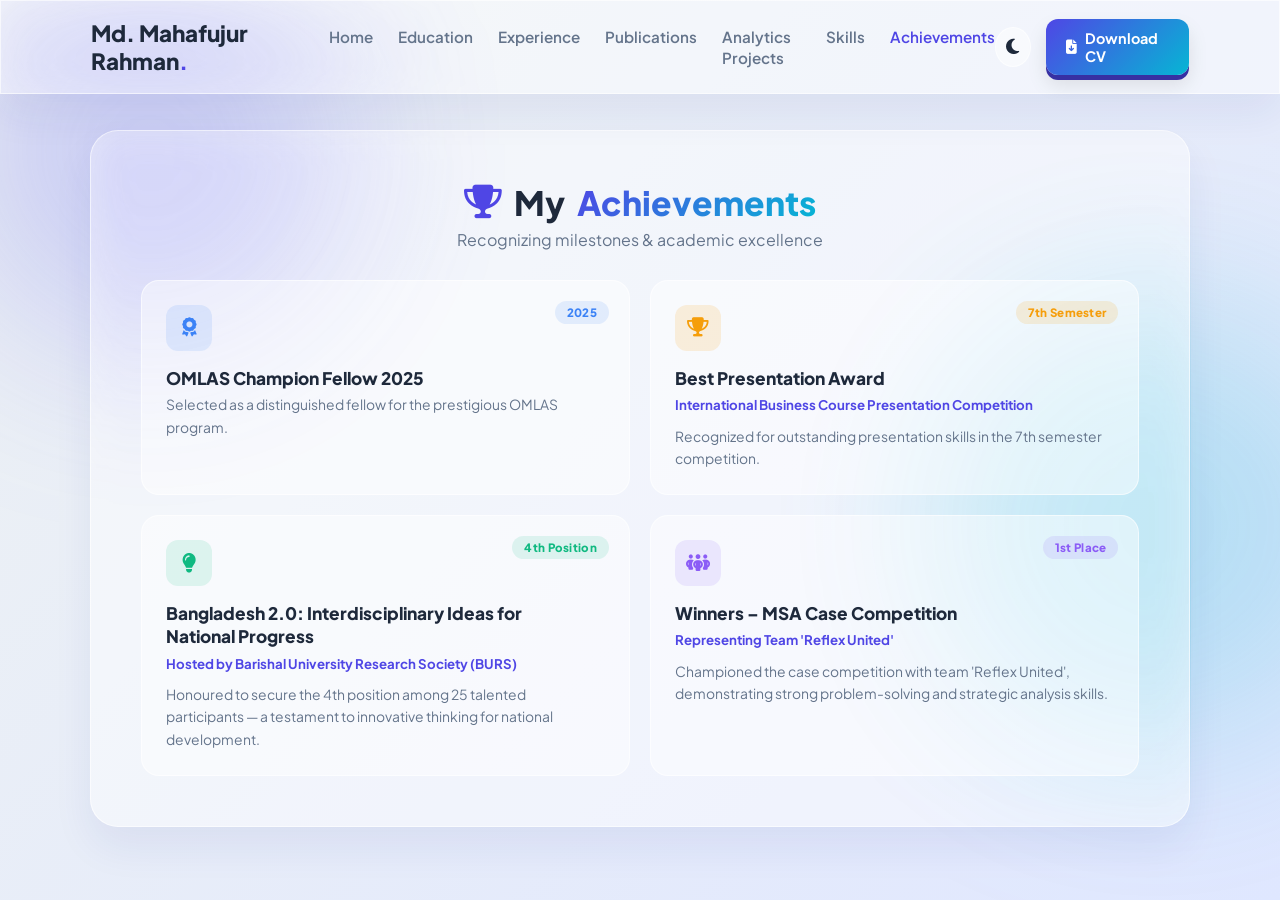
<file: Achievements.html>
<!DOCTYPE html>
<html lang="en" data-theme="light">
<head>
  <meta charset="UTF-8">
  <meta name="viewport" content="width=device-width, initial-scale=1.0">
  <title>Achievements | Md. Mahafujur Rahman</title>
  <link rel="stylesheet" href="style.css?v=7">
  <link rel="stylesheet" href="https://cdnjs.cloudflare.com/ajax/libs/font-awesome/6.4.0/css/all.min.css">
</head>
<body>

  <!-- Background Shapes -->
  <div class="bg-shape shape1"></div>
  <div class="bg-shape shape2"></div>

  <!-- Navigation Bar -->
  <nav class="navbar">
    <div class="logo">Md. Mahafujur Rahman<span>.</span></div>
    <ul class="nav-links">
      <li><a href="index.html">Home</a></li>
      <li><a href="education.html">Education</a></li>
      <li><a href="experience.html">Experience</a></li>
      <li><a href="publications.html">Publications</a></li>
      <li><a href="analytics projects.html">Analytics Projects</a></li>
      <li><a href="skills.html">Skills</a></li>
      <li><a href="achievements.html" class="active">Achievements</a></li>
    </ul>
    <button class="menu-toggle" id="menu-toggle" aria-label="Toggle Menu">
      <i class="fa-solid fa-bars"></i>
    </button>
    <div class="nav-right">
      <button id="theme-toggle" aria-label="Toggle Theme">
        <i class="fa-solid fa-moon"></i>
      </button>
      <a href="cv.pdf" download class="cv-btn-3d">
        <i class="fa-solid fa-file-arrow-down"></i> Download CV
      </a>
    </div>
  </nav>

  <!-- Achievements Section -->
  <section class="hero-section">
    <div class="glass-card main-card">

      <!-- Header -->
      <div class="edu-header">
        <h2><i class="fa-solid fa-trophy"></i> My <span class="gradient-text">Achievements</span></h2>
        <p>Recognizing milestones &amp; academic excellence</p>
      </div>

      <div class="ach-grid">

        <!-- 1. OMLAS Champion Fellow -->
        <div class="ach-card">
          <span class="ach-badge blue">2025</span>
          <div class="ach-icon blue"><i class="fa-solid fa-award"></i></div>
          <h4>OMLAS Champion Fellow 2025</h4>
          <p>Selected as a distinguished fellow for the prestigious OMLAS program.</p>
        </div>

        <!-- 2. Best Presentation Award -->
        <div class="ach-card">
          <span class="ach-badge yellow">7th Semester</span>
          <div class="ach-icon yellow"><i class="fa-solid fa-trophy"></i></div>
          <h4>Best Presentation Award</h4>
          <p class="ach-sub">International Business Course Presentation Competition</p>
          <p>Recognized for outstanding presentation skills in the 7th semester competition.</p>
        </div>

        <!-- 3. Bangladesh 2.0 Contest -->
        <div class="ach-card">
          <span class="ach-badge green">4th Position</span>
          <div class="ach-icon green"><i class="fa-solid fa-lightbulb"></i></div>
          <h4>Bangladesh 2.0: Interdisciplinary Ideas for National Progress</h4>
          <p class="ach-sub">Hosted by Barishal University Research Society (BURS)</p>
          <p>Honoured to secure the 4th position among 25 talented participants — a testament to innovative thinking for national development.</p>
        </div>

        <!-- 4. MSA Case Competition -->
        <div class="ach-card">
          <span class="ach-badge purple">1st Place</span>
          <div class="ach-icon purple"><i class="fa-solid fa-people-group"></i></div>
          <h4>Winners – MSA Case Competition</h4>
          <p class="ach-sub">Representing Team 'Reflex United'</p>
          <p>Championed the case competition with team 'Reflex United', demonstrating strong problem-solving and strategic analysis skills.</p>
        </div>

      </div>

    </div>
  </section>

  <script src="script.js"></script>
</body>
</html>
</file>
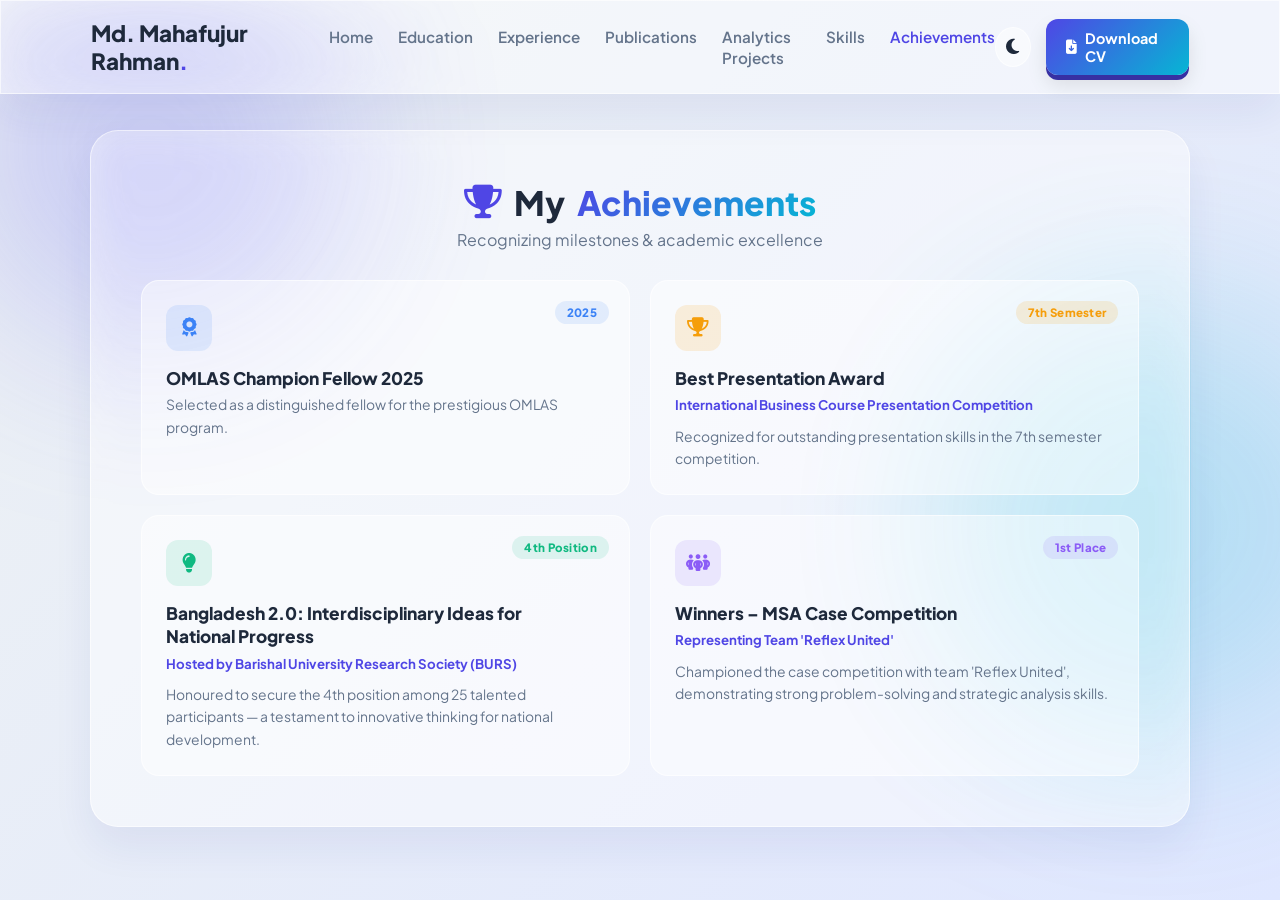
<file: achievements.html>
<!DOCTYPE html>
<html lang="en" data-theme="light">
<head>
  <meta charset="UTF-8">
  <meta name="viewport" content="width=device-width, initial-scale=1.0">
  <title>Achievements | Md. Mahafujur Rahman</title>
  <link rel="stylesheet" href="style.css?v=7">
  <link rel="stylesheet" href="https://cdnjs.cloudflare.com/ajax/libs/font-awesome/6.4.0/css/all.min.css">
</head>
<body>

  <!-- Background Shapes -->
  <div class="bg-shape shape1"></div>
  <div class="bg-shape shape2"></div>

  <!-- Navigation Bar -->
  <nav class="navbar">
    <div class="logo">Md. Mahafujur Rahman<span>.</span></div>
    <ul class="nav-links">
      <li><a href="index.html">Home</a></li>
      <li><a href="education.html">Education</a></li>
      <li><a href="experience.html">Experience</a></li>
      <li><a href="publications.html">Publications</a></li>
      <li><a href="analytics projects.html">Analytics Projects</a></li>
      <li><a href="skills.html">Skills</a></li>
      <li><a href="achievements.html" class="active">Achievements</a></li>
    </ul>
    <button class="menu-toggle" id="menu-toggle" aria-label="Toggle Menu">
      <i class="fa-solid fa-bars"></i>
    </button>
    <div class="nav-right">
      <button id="theme-toggle" aria-label="Toggle Theme">
        <i class="fa-solid fa-moon"></i>
      </button>
      <a href="cv.pdf" download class="cv-btn-3d">
        <i class="fa-solid fa-file-arrow-down"></i> Download CV
      </a>
    </div>
  </nav>

  <!-- Achievements Section -->
  <section class="hero-section">
    <div class="glass-card main-card">

      <!-- Header -->
      <div class="edu-header">
        <h2><i class="fa-solid fa-trophy"></i> My <span class="gradient-text">Achievements</span></h2>
        <p>Recognizing milestones &amp; academic excellence</p>
      </div>

      <div class="ach-grid">

        <!-- 1. OMLAS Champion Fellow -->
        <div class="ach-card">
          <span class="ach-badge blue">2025</span>
          <div class="ach-icon blue"><i class="fa-solid fa-award"></i></div>
          <h4>OMLAS Champion Fellow 2025</h4>
          <p>Selected as a distinguished fellow for the prestigious OMLAS program.</p>
        </div>

        <!-- 2. Best Presentation Award -->
        <div class="ach-card">
          <span class="ach-badge yellow">7th Semester</span>
          <div class="ach-icon yellow"><i class="fa-solid fa-trophy"></i></div>
          <h4>Best Presentation Award</h4>
          <p class="ach-sub">International Business Course Presentation Competition</p>
          <p>Recognized for outstanding presentation skills in the 7th semester competition.</p>
        </div>

        <!-- 3. Bangladesh 2.0 Contest -->
        <div class="ach-card">
          <span class="ach-badge green">4th Position</span>
          <div class="ach-icon green"><i class="fa-solid fa-lightbulb"></i></div>
          <h4>Bangladesh 2.0: Interdisciplinary Ideas for National Progress</h4>
          <p class="ach-sub">Hosted by Barishal University Research Society (BURS)</p>
          <p>Honoured to secure the 4th position among 25 talented participants — a testament to innovative thinking for national development.</p>
        </div>

        <!-- 4. MSA Case Competition -->
        <div class="ach-card">
          <span class="ach-badge purple">1st Place</span>
          <div class="ach-icon purple"><i class="fa-solid fa-people-group"></i></div>
          <h4>Winners – MSA Case Competition</h4>
          <p class="ach-sub">Representing Team 'Reflex United'</p>
          <p>Championed the case competition with team 'Reflex United', demonstrating strong problem-solving and strategic analysis skills.</p>
        </div>

      </div>

    </div>
  </section>

  <script src="script.js"></script>
</body>
</html>
</file>
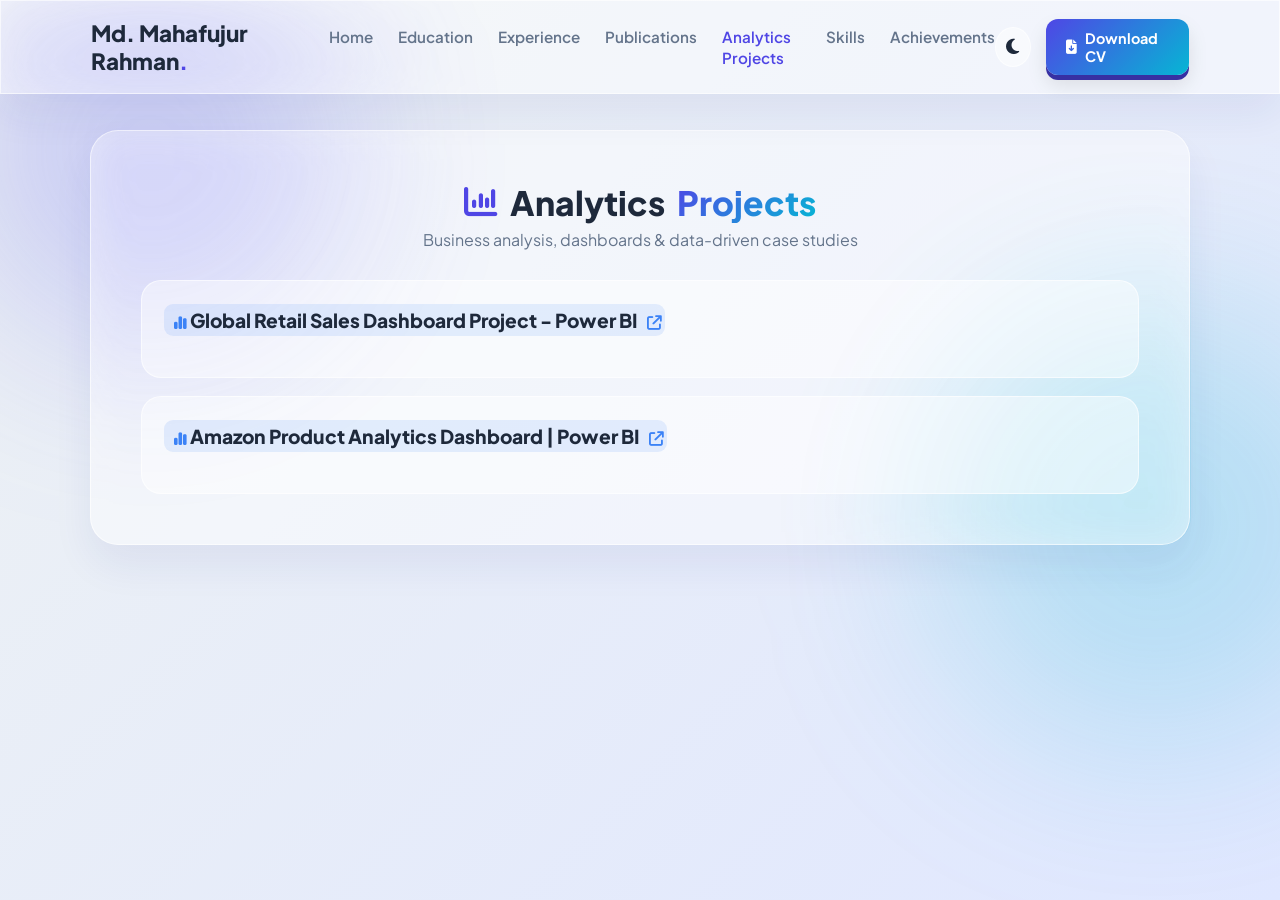
<file: analytics projects.html>
<!DOCTYPE html>
<html lang="en" data-theme="light">
<head>
  <meta charset="UTF-8">
  <meta name="viewport" content="width=device-width, initial-scale=1.0">
  <title>Analytics Projects | Md. Mahafujur Rahman</title>
  <link rel="stylesheet" href="style.css?v=8">
  <link rel="stylesheet" href="https://cdnjs.cloudflare.com/ajax/libs/font-awesome/6.4.0/css/all.min.css">
</head>
<body>

  <!-- Background Shapes -->
  <div class="bg-shape shape1"></div>
  <div class="bg-shape shape2"></div>

  <!-- Navigation Bar -->
  <nav class="navbar">
    <div class="logo">Md. Mahafujur Rahman<span>.</span></div>
    <ul class="nav-links">
      <li><a href="index.html">Home</a></li>
      <li><a href="education.html">Education</a></li>
      <li><a href="experience.html">Experience</a></li>
      <li><a href="publications.html">Publications</a></li>
      <li><a href="analytics projects.html" class="active">Analytics Projects</a></li>
      <li><a href="skills.html">Skills</a></li>
      <li><a href="achievements.html">Achievements</a></li>
    </ul>
    <button class="menu-toggle" id="menu-toggle" aria-label="Toggle Menu">
      <i class="fa-solid fa-bars"></i>
    </button>
    <div class="nav-right">
      <button id="theme-toggle" aria-label="Toggle Theme">
        <i class="fa-solid fa-moon"></i>
      </button>
      <a href="cv.pdf" download class="cv-btn-3d">
        <i class="fa-solid fa-file-arrow-down"></i> Download CV
      </a>
    </div>
  </nav>

  <!-- Analytics Projects Section -->
  <section class="hero-section">
    <div class="glass-card main-card">

      <!-- Header -->
      <div class="edu-header">
        <h2><i class="fa-solid fa-chart-column"></i> Analytics <span class="gradient-text">Projects</span></h2>
        <p>Business analysis, dashboards &amp; data-driven case studies</p>
      </div>

      <!-- Project List -->
      <div class="pub-list">

        <div class="pub-card">
          <div class="pub-title">
            <a href="https://drive.google.com/file/d/1EZ4o1aglnOfRo21MG9QAT9uA4vzhf5pl/view?usp=drive_link" target="_blank" rel="noopener noreferrer">
              <i class="fa-solid fa-chart-simple"></i> Global Retail Sales Dashboard Project - Power BI
              <i class="fa-solid fa-arrow-up-right-from-square"></i>
            </a>
          </div>
        </div>

        <div class="pub-card">
          <div class="pub-title">
            <a href="https://drive.google.com/drive/folders/1urLYfDR2FC4le_uOPLBalO1Orn8uqcwC?usp=drive_link" target="_blank" rel="noopener noreferrer">
              <i class="fa-solid fa-chart-simple"></i> Amazon Product Analytics Dashboard | Power BI
              <i class="fa-solid fa-arrow-up-right-from-square"></i>
            </a>
          </div>
        </div>

      </div>

    </div>
  </section>

  <script src="script.js"></script>
</body>
</html>
</file>
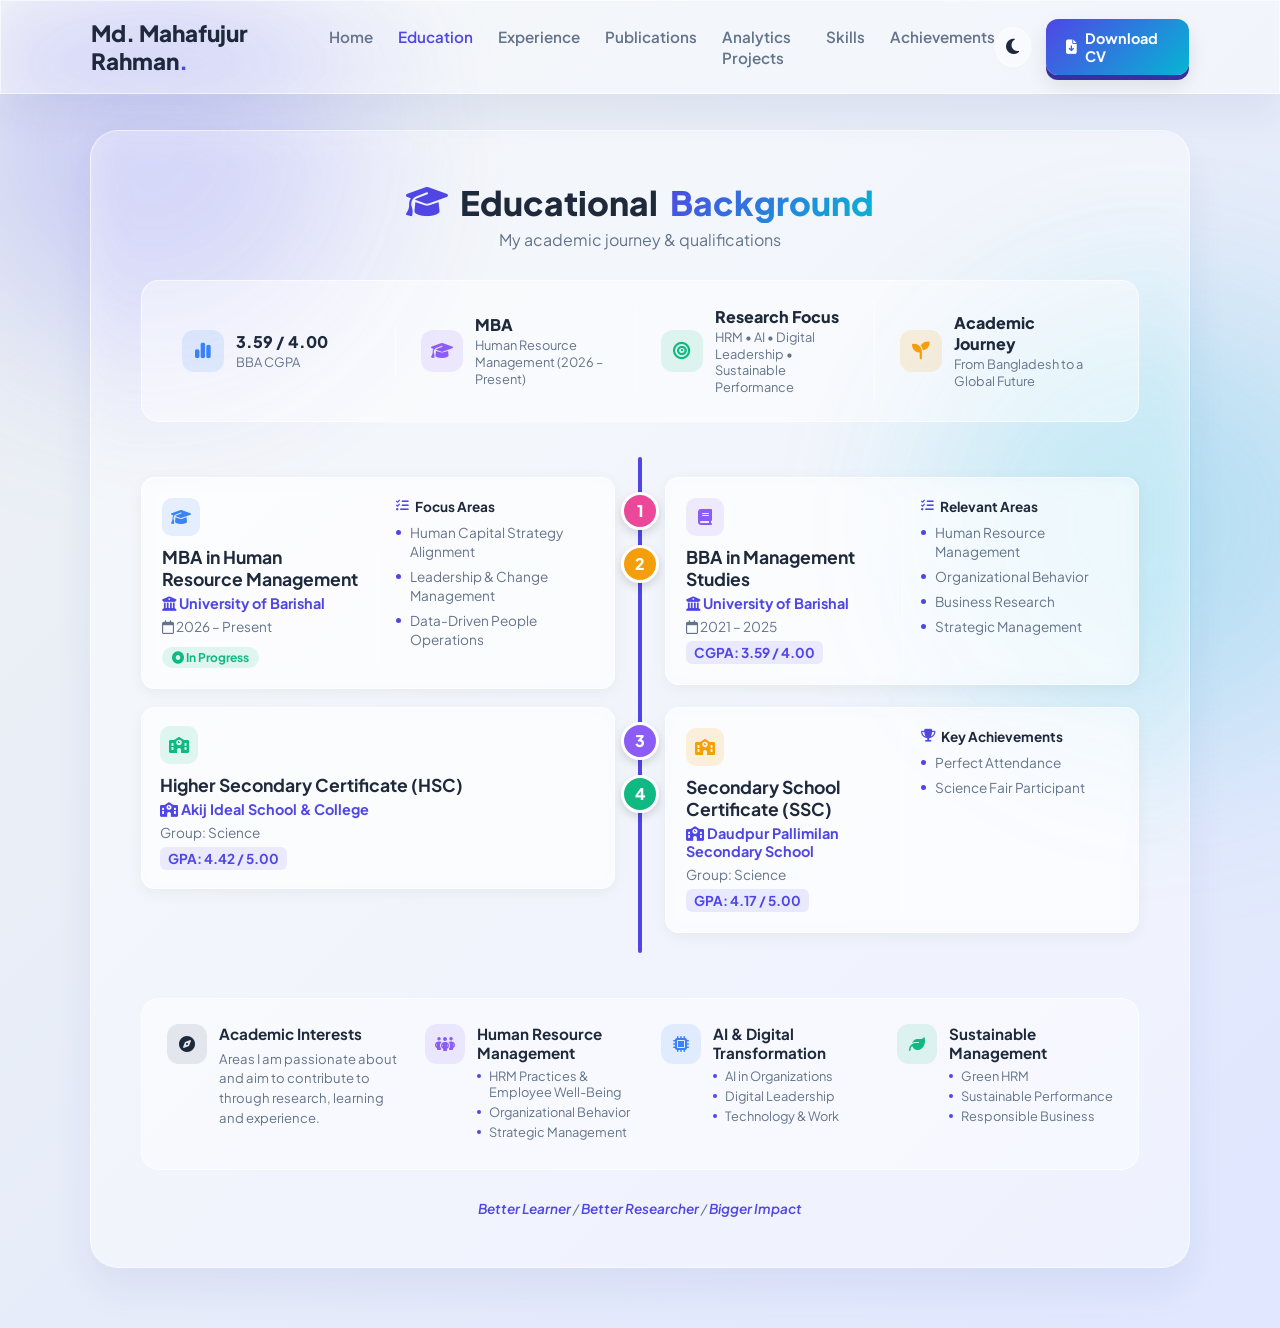
<file: education.html>
<!DOCTYPE html>
<html lang="en" data-theme="light">
<head>
  <meta charset="UTF-8">
  <meta name="viewport" content="width=device-width, initial-scale=1.0">
  <title>Education Roadmap | Md. Mahafujur Rahman</title>
  <link rel="stylesheet" href="style.css?v=3">
  <link rel="stylesheet" href="https://cdnjs.cloudflare.com/ajax/libs/font-awesome/6.4.0/css/all.min.css">
</head>
<body>

  <!-- Background Shapes -->
  <div class="bg-shape shape1"></div>
  <div class="bg-shape shape2"></div>

  <!-- Navigation Bar -->
  <nav class="navbar">
    <div class="logo">Md. Mahafujur Rahman<span>.</span></div>
    <ul class="nav-links">
      <li><a href="index.html">Home</a></li>
      <li><a href="education.html" class="active">Education</a></li>
      <li><a href="experience.html">Experience</a></li>
      <li><a href="publications.html">Publications</a></li>
      <li><a href="analytics projects.html">Analytics Projects</a></li>
      <li><a href="skills.html">Skills</a></li>
      <li><a href="achievements.html">Achievements</a></li>
    </ul>
    <button class="menu-toggle" id="menu-toggle" aria-label="Toggle Menu">
      <i class="fa-solid fa-bars"></i>
    </button>
    <div class="nav-right">
      <button id="theme-toggle" aria-label="Toggle Theme">
        <i class="fa-solid fa-moon"></i>
      </button>
      <a href="cv.pdf" download class="cv-btn-3d">
        <i class="fa-solid fa-file-arrow-down"></i> Download CV
      </a>
    </div>
  </nav>

  <!-- Education Roadmap Section -->
  <section class="hero-section">
    <div class="glass-card main-card">

      <!-- Header -->
      <div class="edu-header">
        <h2><i class="fa-solid fa-graduation-cap"></i> Educational <span class="gradient-text">Background</span></h2>
        <p>My academic journey &amp; qualifications</p>
      </div>

      <!-- Top Stats Bar -->
      <div class="stats-bar">
        <div class="stat-item">
          <div class="stat-icon blue"><i class="fa-solid fa-chart-simple"></i></div>
          <div class="stat-text">
            <h4>3.59 / 4.00</h4>
            <span>BBA CGPA</span>
          </div>
        </div>
        <div class="stat-item">
          <div class="stat-icon purple"><i class="fa-solid fa-graduation-cap"></i></div>
          <div class="stat-text">
            <h4>MBA</h4>
            <span>Human Resource Management (2026 – Present)</span>
          </div>
        </div>
        <div class="stat-item">
          <div class="stat-icon green"><i class="fa-solid fa-bullseye"></i></div>
          <div class="stat-text">
            <h4>Research Focus</h4>
            <span>HRM &bull; AI &bull; Digital Leadership &bull; Sustainable Performance</span>
          </div>
        </div>
        <div class="stat-item">
          <div class="stat-icon yellow"><i class="fa-solid fa-seedling"></i></div>
          <div class="stat-text">
            <h4>Academic Journey</h4>
            <span>From Bangladesh to a Global Future</span>
          </div>
        </div>
      </div>

      <!-- Timeline -->
      <div class="timeline-wrapper">

        <!-- Node 1: MBA -->
        <div class="timeline-node left-node">
          <div class="node-number n1">1</div>
          <div class="node-box split-box">
            <div class="node-main">
              <div class="node-icon blue"><i class="fa-solid fa-graduation-cap"></i></div>
              <h3>MBA in Human Resource Management</h3>
              <h4><i class="fa-solid fa-building-columns"></i> University of Barishal</h4>
              <p class="time"><i class="fa-regular fa-calendar"></i> 2026 – Present</p>
              <span class="status-badge in-progress"><i class="fa-solid fa-circle-dot"></i> In Progress</span>
            </div>
            <div class="node-side">
              <h5><i class="fa-solid fa-list-check"></i> Focus Areas</h5>
              <ul>
                <li>Human Capital Strategy Alignment</li>
                <li>Leadership &amp; Change Management</li>
                <li>Data-Driven People Operations</li>
              </ul>
            </div>
          </div>
        </div>

        <!-- Node 2: BBA -->
        <div class="timeline-node right-node">
          <div class="node-number n2">2</div>
          <div class="node-box split-box">
            <div class="node-main">
              <div class="node-icon purple"><i class="fa-solid fa-book"></i></div>
              <h3>BBA in Management Studies</h3>
              <h4><i class="fa-solid fa-building-columns"></i> University of Barishal</h4>
              <p class="time"><i class="fa-regular fa-calendar"></i> 2021 – 2025</p>
              <div class="score">CGPA: 3.59 / 4.00</div>
            </div>
            <div class="node-side">
              <h5><i class="fa-solid fa-list-check"></i> Relevant Areas</h5>
              <ul>
                <li>Human Resource Management</li>
                <li>Organizational Behavior</li>
                <li>Business Research</li>
                <li>Strategic Management</li>
              </ul>
            </div>
          </div>
        </div>

        <!-- Node 3: HSC -->
        <div class="timeline-node left-node">
          <div class="node-number n3">3</div>
          <div class="node-box">
            <div class="node-main">
              <div class="node-icon green"><i class="fa-solid fa-school"></i></div>
              <h3>Higher Secondary Certificate (HSC)</h3>
              <h4><i class="fa-solid fa-school"></i> Akij Ideal School &amp; College</h4>
              <p class="time">Group: Science</p>
              <div class="score">GPA: 4.42 / 5.00</div>
            </div>
          </div>
        </div>

        <!-- Node 4: SSC -->
        <div class="timeline-node right-node">
          <div class="node-number n4">4</div>
          <div class="node-box split-box">
            <div class="node-main">
              <div class="node-icon yellow"><i class="fa-solid fa-school"></i></div>
              <h3>Secondary School Certificate (SSC)</h3>
              <h4><i class="fa-solid fa-school"></i> Daudpur Pallimilan Secondary School</h4>
              <p class="time">Group: Science</p>
              <div class="score">GPA: 4.17 / 5.00</div>
            </div>
            <div class="node-side">
              <h5><i class="fa-solid fa-trophy"></i> Key Achievements</h5>
              <ul>
                <li>Perfect Attendance</li>
                <li>Science Fair Participant</li>
              </ul>
            </div>
          </div>
        </div>

      </div>

      <!-- Academic Interests Bar -->
      <div class="interests-bar">
        <div class="interest-item main-interest">
          <div class="interest-icon dark"><i class="fa-solid fa-compass"></i></div>
          <div>
            <h4>Academic Interests</h4>
            <p>Areas I am passionate about and aim to contribute to through research, learning and experience.</p>
          </div>
        </div>
        <div class="interest-item">
          <div class="interest-icon purple"><i class="fa-solid fa-people-group"></i></div>
          <div>
            <h4>Human Resource Management</h4>
            <ul>
              <li>HRM Practices &amp; Employee Well-Being</li>
              <li>Organizational Behavior</li>
              <li>Strategic Management</li>
            </ul>
          </div>
        </div>
        <div class="interest-item">
          <div class="interest-icon blue"><i class="fa-solid fa-microchip"></i></div>
          <div>
            <h4>AI &amp; Digital Transformation</h4>
            <ul>
              <li>AI in Organizations</li>
              <li>Digital Leadership</li>
              <li>Technology &amp; Work</li>
            </ul>
          </div>
        </div>
        <div class="interest-item">
          <div class="interest-icon green"><i class="fa-solid fa-leaf"></i></div>
          <div>
            <h4>Sustainable Management</h4>
            <ul>
              <li>Green HRM</li>
              <li>Sustainable Performance</li>
              <li>Responsible Business</li>
            </ul>
          </div>
        </div>
      </div>

      <!-- Footer tagline -->
      <div class="edu-footer">
        <span>Better Learner</span> / <span>Better Researcher</span> / <span>Bigger Impact</span>
      </div>

    </div>
  </section>

  <script src="script.js"></script>
</body>
</html>
</file>
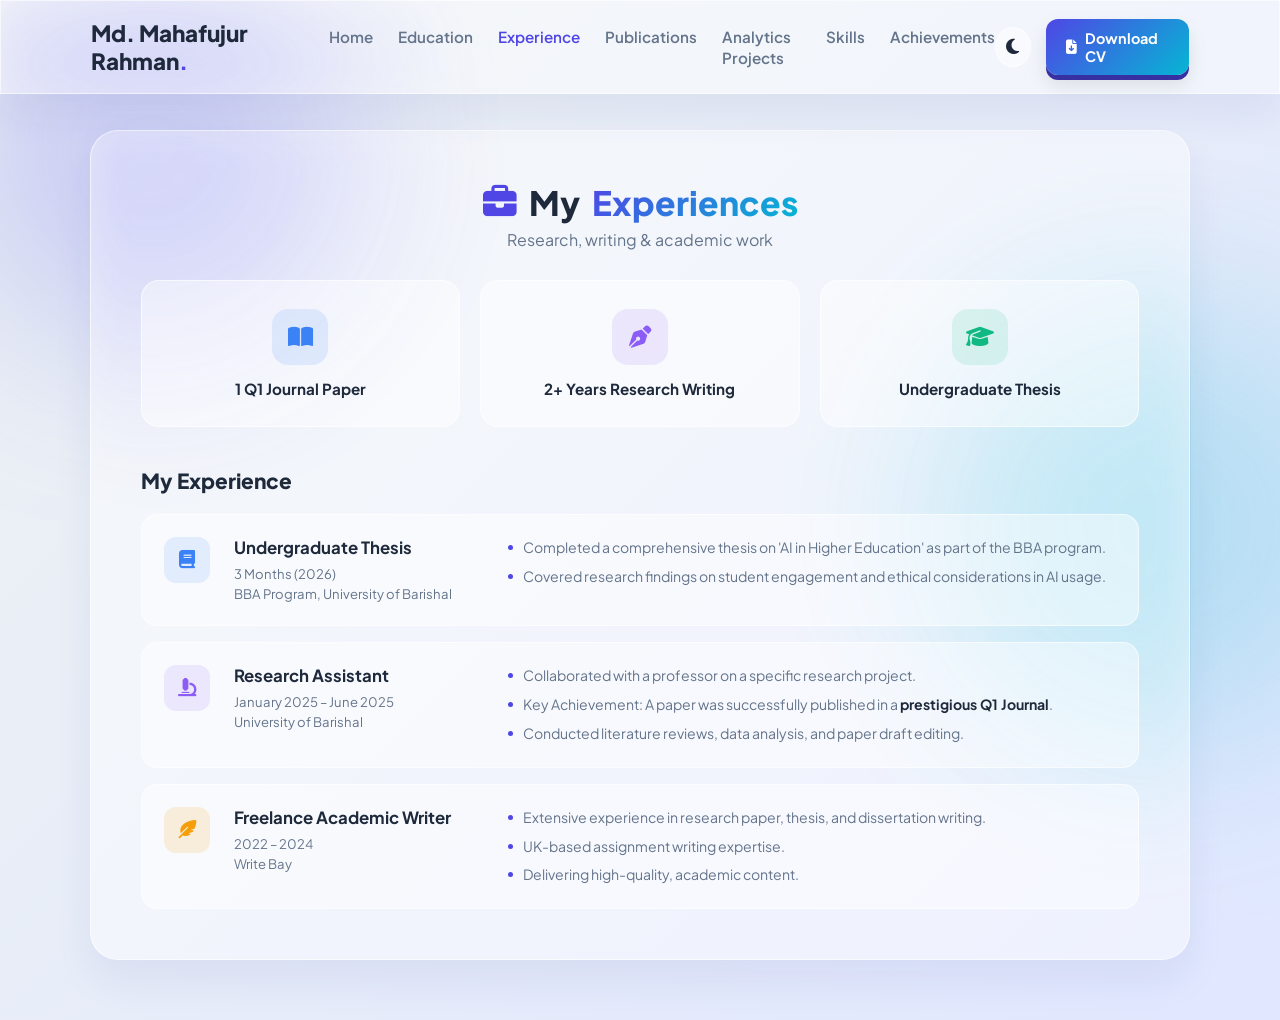
<file: Experience.html>
<!DOCTYPE html>
<html lang="en" data-theme="light">
<head>
  <meta charset="UTF-8">
  <meta name="viewport" content="width=device-width, initial-scale=1.0">
  <title>Experience | Md. Mahafujur Rahman</title>
  <link rel="stylesheet" href="style.css?v=4">
  <link rel="stylesheet" href="https://cdnjs.cloudflare.com/ajax/libs/font-awesome/6.4.0/css/all.min.css">
</head>
<body>

  <!-- Background Shapes -->
  <div class="bg-shape shape1"></div>
  <div class="bg-shape shape2"></div>

  <!-- Navigation Bar -->
  <nav class="navbar">
    <div class="logo">Md. Mahafujur Rahman<span>.</span></div>
    <ul class="nav-links">
      <li><a href="index.html">Home</a></li>
      <li><a href="education.html">Education</a></li>
      <li><a href="experience.html" class="active">Experience</a></li>
      <li><a href="publications.html">Publications</a></li>
      <li><a href="analytics projects.html">Analytics Projects</a></li>
      <li><a href="skills.html">Skills</a></li>
      <li><a href="achievements.html">Achievements</a></li>
    </ul>
    <button class="menu-toggle" id="menu-toggle" aria-label="Toggle Menu">
      <i class="fa-solid fa-bars"></i>
    </button>
    <div class="nav-right">
      <button id="theme-toggle" aria-label="Toggle Theme">
        <i class="fa-solid fa-moon"></i>
      </button>
      <a href="cv.pdf" download class="cv-btn-3d">
        <i class="fa-solid fa-file-arrow-down"></i> Download CV
      </a>
    </div>
  </nav>

  <!-- Experience Section -->
  <section class="hero-section">
    <div class="glass-card main-card">

      <!-- Header -->
      <div class="edu-header">
        <h2><i class="fa-solid fa-briefcase"></i> My <span class="gradient-text">Experiences</span></h2>
        <p>Research, writing &amp; academic work</p>
      </div>

      <!-- Top Highlight Cards -->
      <div class="exp-stats-grid">
        <div class="exp-stat-card">
          <div class="exp-stat-icon blue"><i class="fa-solid fa-book-open"></i></div>
          <p>1 Q1 Journal Paper</p>
        </div>
        <div class="exp-stat-card">
          <div class="exp-stat-icon purple"><i class="fa-solid fa-pen-nib"></i></div>
          <p>2+ Years Research Writing</p>
        </div>
        <div class="exp-stat-card">
          <div class="exp-stat-icon green"><i class="fa-solid fa-graduation-cap"></i></div>
          <p>Undergraduate Thesis</p>
        </div>
      </div>

      <!-- Experience List -->
      <h3 class="exp-list-title">My Experience</h3>

      <div class="exp-list">

        <!-- 1. Thesis Researcher -->
        <div class="exp-item">
          <div class="exp-icon blue"><i class="fa-solid fa-book"></i></div>
          <div class="exp-info">
            <h4>Undergraduate Thesis</h4>
            <p class="exp-meta">3 Months (2026)</p>
            <p class="exp-meta">BBA Program, University of Barishal</p>
          </div>
          <ul class="exp-details">
            <li>Completed a comprehensive thesis on 'AI in Higher Education' as part of the BBA program.</li>
            <li>Covered research findings on student engagement and ethical considerations in AI usage.</li>
          </ul>
        </div>

        <!-- 2. Research Assistant -->
        <div class="exp-item">
          <div class="exp-icon purple"><i class="fa-solid fa-microscope"></i></div>
          <div class="exp-info">
            <h4>Research Assistant</h4>
            <p class="exp-meta">January 2025 – June 2025</p>
            <p class="exp-meta">University of Barishal</p>
          </div>
          <ul class="exp-details">
            <li>Collaborated with a professor on a specific research project.</li>
            <li>Key Achievement: A paper was successfully published in a <strong>prestigious Q1 Journal</strong>.</li>
            <li>Conducted literature reviews, data analysis, and paper draft editing.</li>
          </ul>
        </div>

        <!-- 3. Freelance Academic Writer -->
        <div class="exp-item">
          <div class="exp-icon yellow"><i class="fa-solid fa-feather-pointed"></i></div>
          <div class="exp-info">
            <h4>Freelance Academic Writer</h4>
            <p class="exp-meta">2022 – 2024</p>
            <p class="exp-meta">Write Bay</p>
          </div>
          <ul class="exp-details">
            <li>Extensive experience in research paper, thesis, and dissertation writing.</li>
            <li>UK-based assignment writing expertise.</li>
            <li>Delivering high-quality, academic content.</li>
          </ul>
        </div>

      </div>

    </div>
  </section>

  <script src="script.js"></script>
</body>
</html>
</file>
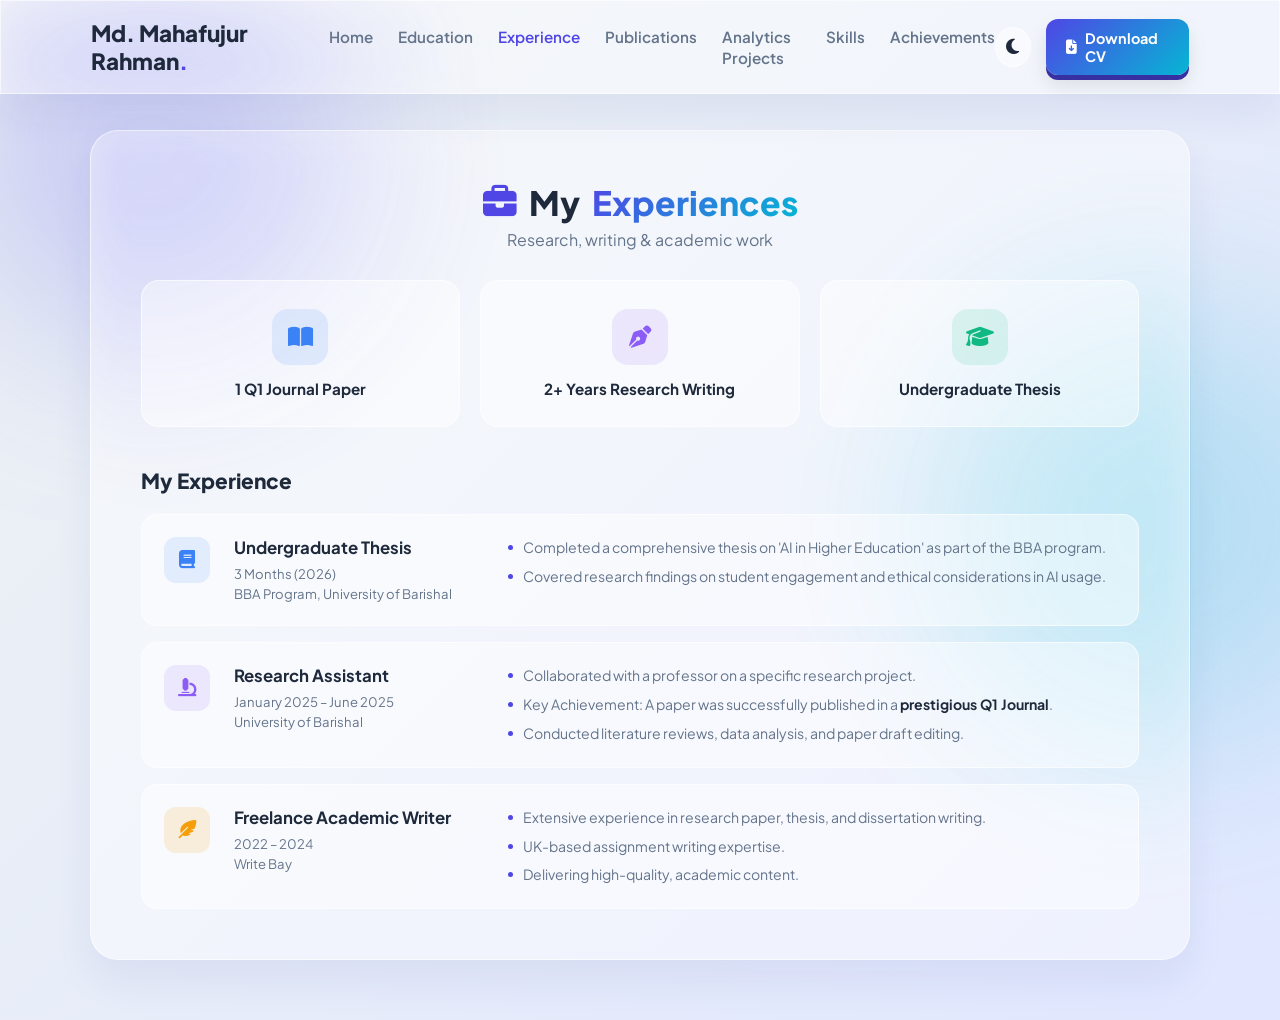
<file: experience.html>
<!DOCTYPE html>
<html lang="en" data-theme="light">
<head>
  <meta charset="UTF-8">
  <meta name="viewport" content="width=device-width, initial-scale=1.0">
  <title>Experience | Md. Mahafujur Rahman</title>
  <link rel="stylesheet" href="style.css?v=4">
  <link rel="stylesheet" href="https://cdnjs.cloudflare.com/ajax/libs/font-awesome/6.4.0/css/all.min.css">
</head>
<body>

  <!-- Background Shapes -->
  <div class="bg-shape shape1"></div>
  <div class="bg-shape shape2"></div>

  <!-- Navigation Bar -->
  <nav class="navbar">
    <div class="logo">Md. Mahafujur Rahman<span>.</span></div>
    <ul class="nav-links">
      <li><a href="index.html">Home</a></li>
      <li><a href="education.html">Education</a></li>
      <li><a href="experience.html" class="active">Experience</a></li>
      <li><a href="publications.html">Publications</a></li>
      <li><a href="analytics projects.html">Analytics Projects</a></li>
      <li><a href="skills.html">Skills</a></li>
      <li><a href="achievements.html">Achievements</a></li>
    </ul>
    <button class="menu-toggle" id="menu-toggle" aria-label="Toggle Menu">
      <i class="fa-solid fa-bars"></i>
    </button>
    <div class="nav-right">
      <button id="theme-toggle" aria-label="Toggle Theme">
        <i class="fa-solid fa-moon"></i>
      </button>
      <a href="cv.pdf" download class="cv-btn-3d">
        <i class="fa-solid fa-file-arrow-down"></i> Download CV
      </a>
    </div>
  </nav>

  <!-- Experience Section -->
  <section class="hero-section">
    <div class="glass-card main-card">

      <!-- Header -->
      <div class="edu-header">
        <h2><i class="fa-solid fa-briefcase"></i> My <span class="gradient-text">Experiences</span></h2>
        <p>Research, writing &amp; academic work</p>
      </div>

      <!-- Top Highlight Cards -->
      <div class="exp-stats-grid">
        <div class="exp-stat-card">
          <div class="exp-stat-icon blue"><i class="fa-solid fa-book-open"></i></div>
          <p>1 Q1 Journal Paper</p>
        </div>
        <div class="exp-stat-card">
          <div class="exp-stat-icon purple"><i class="fa-solid fa-pen-nib"></i></div>
          <p>2+ Years Research Writing</p>
        </div>
        <div class="exp-stat-card">
          <div class="exp-stat-icon green"><i class="fa-solid fa-graduation-cap"></i></div>
          <p>Undergraduate Thesis</p>
        </div>
      </div>

      <!-- Experience List -->
      <h3 class="exp-list-title">My Experience</h3>

      <div class="exp-list">

        <!-- 1. Thesis Researcher -->
        <div class="exp-item">
          <div class="exp-icon blue"><i class="fa-solid fa-book"></i></div>
          <div class="exp-info">
            <h4>Undergraduate Thesis</h4>
            <p class="exp-meta">3 Months (2026)</p>
            <p class="exp-meta">BBA Program, University of Barishal</p>
          </div>
          <ul class="exp-details">
            <li>Completed a comprehensive thesis on 'AI in Higher Education' as part of the BBA program.</li>
            <li>Covered research findings on student engagement and ethical considerations in AI usage.</li>
          </ul>
        </div>

        <!-- 2. Research Assistant -->
        <div class="exp-item">
          <div class="exp-icon purple"><i class="fa-solid fa-microscope"></i></div>
          <div class="exp-info">
            <h4>Research Assistant</h4>
            <p class="exp-meta">January 2025 – June 2025</p>
            <p class="exp-meta">University of Barishal</p>
          </div>
          <ul class="exp-details">
            <li>Collaborated with a professor on a specific research project.</li>
            <li>Key Achievement: A paper was successfully published in a <strong>prestigious Q1 Journal</strong>.</li>
            <li>Conducted literature reviews, data analysis, and paper draft editing.</li>
          </ul>
        </div>

        <!-- 3. Freelance Academic Writer -->
        <div class="exp-item">
          <div class="exp-icon yellow"><i class="fa-solid fa-feather-pointed"></i></div>
          <div class="exp-info">
            <h4>Freelance Academic Writer</h4>
            <p class="exp-meta">2022 – 2024</p>
            <p class="exp-meta">Write Bay</p>
          </div>
          <ul class="exp-details">
            <li>Extensive experience in research paper, thesis, and dissertation writing.</li>
            <li>UK-based assignment writing expertise.</li>
            <li>Delivering high-quality, academic content.</li>
          </ul>
        </div>

      </div>

    </div>
  </section>

  <script src="script.js"></script>
</body>
</html>
</file>
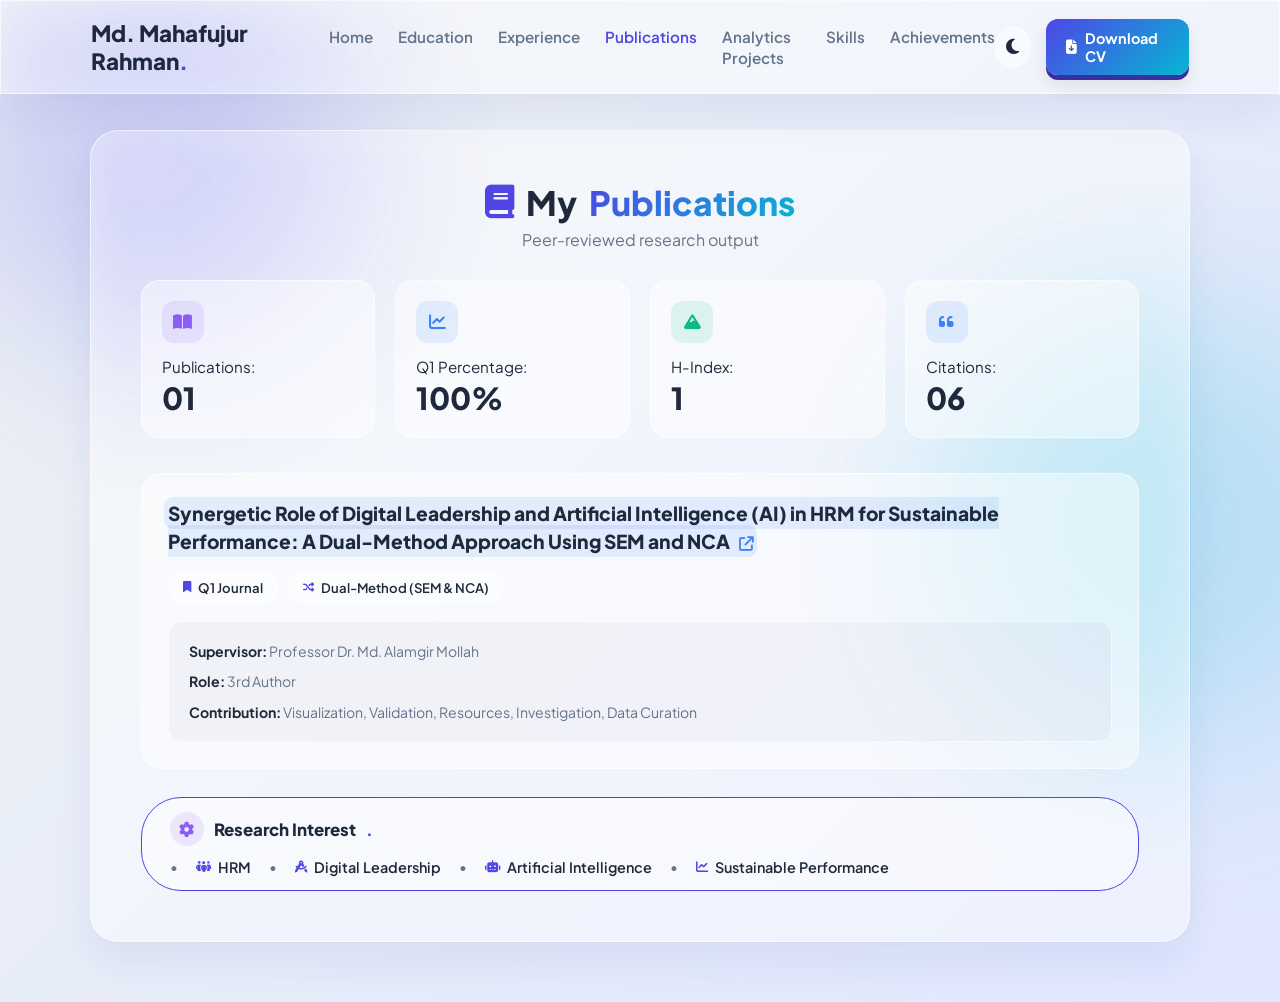
<file: publications.html>
<!DOCTYPE html>
<html lang="en" data-theme="light">
<head>
  <meta charset="UTF-8">
  <meta name="viewport" content="width=device-width, initial-scale=1.0">
  <title>Publications | Md. Mahafujur Rahman</title>
  <link rel="stylesheet" href="style.css?v=5">
  <link rel="stylesheet" href="https://cdnjs.cloudflare.com/ajax/libs/font-awesome/6.4.0/css/all.min.css">
</head>
<body>

  <!-- Background Shapes -->
  <div class="bg-shape shape1"></div>
  <div class="bg-shape shape2"></div>

  <!-- Navigation Bar -->
  <nav class="navbar">
    <div class="logo">Md. Mahafujur Rahman<span>.</span></div>
    <ul class="nav-links">
      <li><a href="index.html">Home</a></li>
      <li><a href="education.html">Education</a></li>
      <li><a href="experience.html">Experience</a></li>
      <li><a href="publications.html" class="active">Publications</a></li>
      <li><a href="analytics projects.html">Analytics Projects</a></li>
      <li><a href="skills.html">Skills</a></li>
      <li><a href="achievements.html">Achievements</a></li>
    </ul>
    <button class="menu-toggle" id="menu-toggle" aria-label="Toggle Menu">
      <i class="fa-solid fa-bars"></i>
    </button>
    <div class="nav-right">
      <button id="theme-toggle" aria-label="Toggle Theme">
        <i class="fa-solid fa-moon"></i>
      </button>
      <a href="cv.pdf" download class="cv-btn-3d">
        <i class="fa-solid fa-file-arrow-down"></i> Download CV
      </a>
    </div>
  </nav>

  <!-- Publications Section -->
  <section class="hero-section">
    <div class="glass-card main-card">

      <!-- Header -->
      <div class="edu-header">
        <h2><i class="fa-solid fa-book"></i> My <span class="gradient-text">Publications</span></h2>
        <p>Peer-reviewed research output</p>
      </div>

      <!-- Top Stats Grid -->
      <div class="pub-stats-grid">
        <div class="pub-stat-card">
          <div class="pub-stat-icon purple"><i class="fa-solid fa-book-open"></i></div>
          <div class="pub-stat-label">Publications:</div>
          <div class="pub-stat-value">01</div>
        </div>
        <div class="pub-stat-card">
          <div class="pub-stat-icon blue"><i class="fa-solid fa-chart-line"></i></div>
          <div class="pub-stat-label">Q1 Percentage:</div>
          <div class="pub-stat-value">100%</div>
        </div>
        <div class="pub-stat-card">
          <div class="pub-stat-icon green"><i class="fa-solid fa-mountain"></i></div>
          <div class="pub-stat-label">H-Index:</div>
          <div class="pub-stat-value">1</div>
        </div>
        <div class="pub-stat-card">
          <div class="pub-stat-icon blue"><i class="fa-solid fa-quote-left"></i></div>
          <div class="pub-stat-label">Citations:</div>
          <div class="pub-stat-value">06</div>
        </div>
      </div>

      <!-- Publication List -->
      <div class="pub-list">

        <div class="pub-card">
          <div class="pub-title">
            <a href="https://www.sciencedirect.com/science/article/pii/S2772503026000149" target="_blank" rel="noopener noreferrer">
              Synergetic Role of Digital Leadership and Artificial Intelligence (AI) in HRM for Sustainable Performance: A Dual-Method Approach Using SEM and NCA
              <i class="fa-solid fa-arrow-up-right-from-square"></i>
            </a>
          </div>

          <div class="pub-tags">
            <span class="pub-tag"><i class="fa-solid fa-bookmark"></i> Q1 Journal</span>
            <span class="pub-tag"><i class="fa-solid fa-shuffle"></i> Dual-Method (SEM &amp; NCA)</span>
          </div>

          <div class="pub-details-box">
            <p><strong>Supervisor:</strong> Professor Dr. Md. Alamgir Mollah</p>
            <p><strong>Role:</strong> 3rd Author</p>
            <p><strong>Contribution:</strong> Visualization, Validation, Resources, Investigation, Data Curation</p>
          </div>
        </div>

      </div>

      <!-- Research Interest bar -->
      <div class="research-interest-bar">
        <div class="ri-title">
          <span class="ri-icon"><i class="fa-solid fa-gear"></i></span>
          Research Interest<span class="ri-dot">.</span>
        </div>
        <div class="ri-items">
          <span class="ri-sep">&bull;</span>
          <span class="ri-item"><i class="fa-solid fa-people-group"></i> HRM</span>
          <span class="ri-sep">&bull;</span>
          <span class="ri-item"><i class="fa-solid fa-compass-drafting"></i> Digital Leadership</span>
          <span class="ri-sep">&bull;</span>
          <span class="ri-item"><i class="fa-solid fa-robot"></i> Artificial Intelligence</span>
          <span class="ri-sep">&bull;</span>
          <span class="ri-item"><i class="fa-solid fa-chart-line"></i> Sustainable Performance</span>
        </div>
      </div>

    </div>
  </section>

  <script src="script.js"></script>
</body>
</html>
</file>
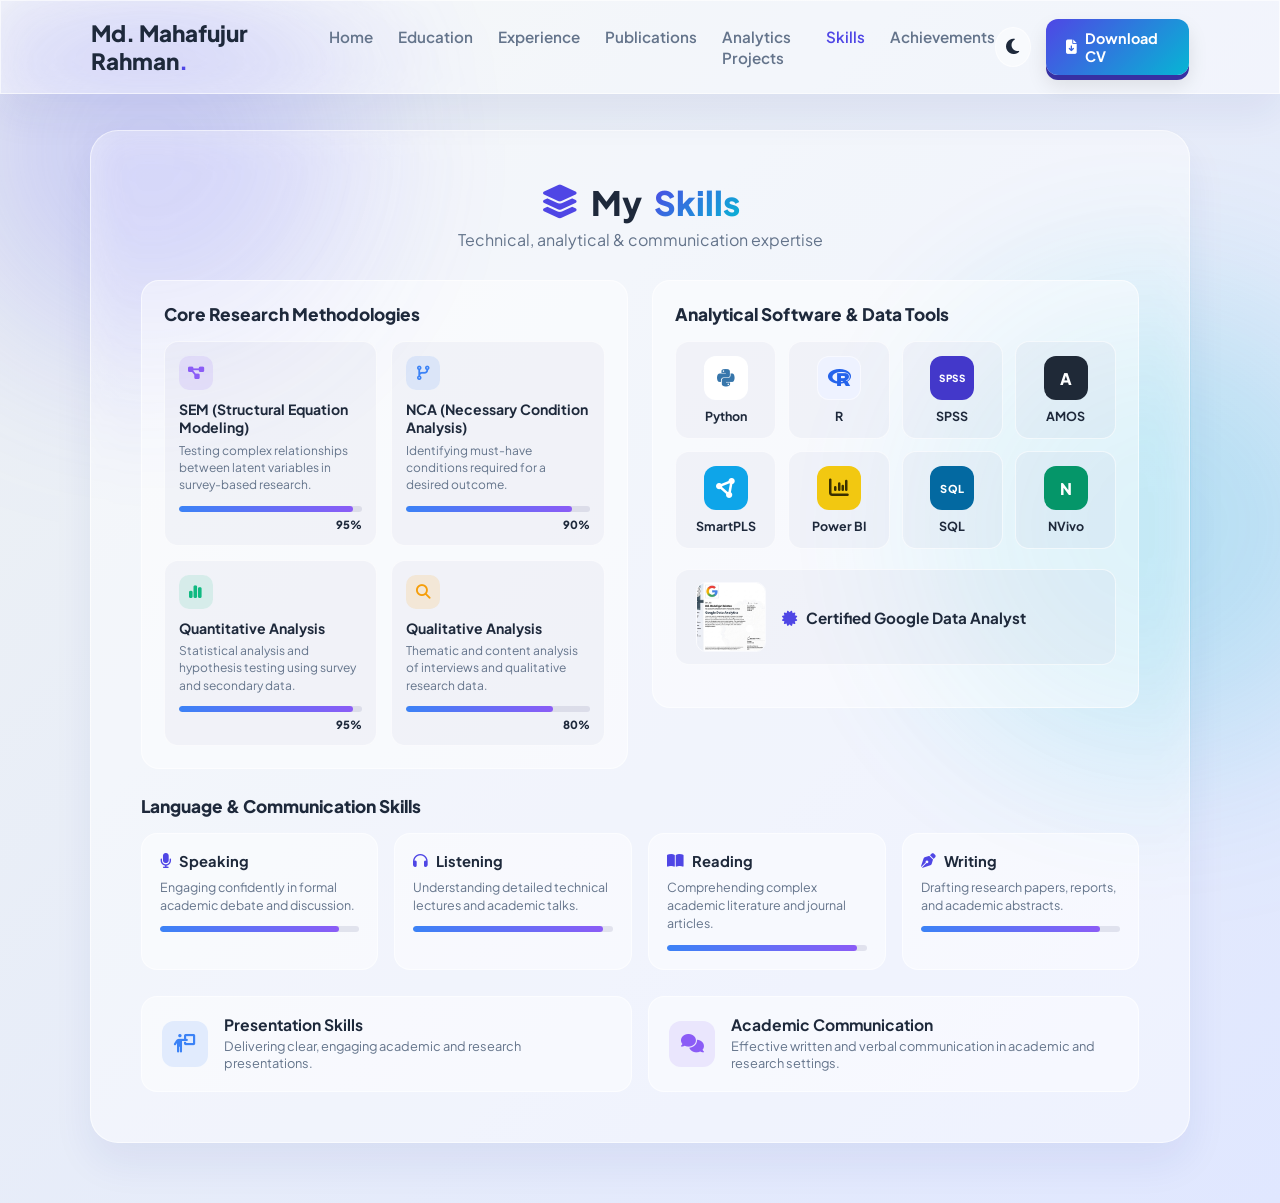
<file: skills.html>
<!DOCTYPE html>
<html lang="en" data-theme="light">
<head>
  <meta charset="UTF-8">
  <meta name="viewport" content="width=device-width, initial-scale=1.0">
  <title>Skills | Md. Mahafujur Rahman</title>
  <link rel="stylesheet" href="style.css?v=6">
  <link rel="stylesheet" href="https://cdnjs.cloudflare.com/ajax/libs/font-awesome/6.4.0/css/all.min.css">
</head>
<body>

  <!-- Background Shapes -->
  <div class="bg-shape shape1"></div>
  <div class="bg-shape shape2"></div>

  <!-- Navigation Bar -->
  <nav class="navbar">
    <div class="logo">Md. Mahafujur Rahman<span>.</span></div>
    <ul class="nav-links">
      <li><a href="index.html">Home</a></li>
      <li><a href="education.html">Education</a></li>
      <li><a href="experience.html">Experience</a></li>
      <li><a href="publications.html">Publications</a></li>
      <li><a href="analytics projects.html">Analytics Projects</a></li>
      <li><a href="skills.html" class="active">Skills</a></li>
      <li><a href="achievements.html">Achievements</a></li>
    </ul>
    <button class="menu-toggle" id="menu-toggle" aria-label="Toggle Menu">
      <i class="fa-solid fa-bars"></i>
    </button>
    <div class="nav-right">
      <button id="theme-toggle" aria-label="Toggle Theme">
        <i class="fa-solid fa-moon"></i>
      </button>
      <a href="cv.pdf" download class="cv-btn-3d">
        <i class="fa-solid fa-file-arrow-down"></i> Download CV
      </a>
    </div>
  </nav>

  <!-- Skills Section -->
  <section class="hero-section">
    <div class="glass-card main-card">

      <!-- Header -->
      <div class="edu-header">
        <h2><i class="fa-solid fa-layer-group"></i> My <span class="gradient-text">Skills</span></h2>
        <p>Technical, analytical &amp; communication expertise</p>
      </div>

      <!-- Row 1: Methodologies + Tools -->
      <div class="skills-2col">

        <!-- Core Research Methodologies -->
        <div class="skills-panel">
          <h3>Core Research Methodologies</h3>
          <div class="method-grid">

            <div class="method-card">
              <div class="method-icon purple"><i class="fa-solid fa-diagram-project"></i></div>
              <h4>SEM (Structural Equation Modeling)</h4>
              <p>Testing complex relationships between latent variables in survey-based research.</p>
              <div class="progress-track"><div class="progress-fill" style="width:95%"></div></div>
              <span class="progress-pct">95%</span>
            </div>

            <div class="method-card">
              <div class="method-icon blue"><i class="fa-solid fa-code-branch"></i></div>
              <h4>NCA (Necessary Condition Analysis)</h4>
              <p>Identifying must-have conditions required for a desired outcome.</p>
              <div class="progress-track"><div class="progress-fill" style="width:90%"></div></div>
              <span class="progress-pct">90%</span>
            </div>

            <div class="method-card">
              <div class="method-icon green"><i class="fa-solid fa-chart-simple"></i></div>
              <h4>Quantitative Analysis</h4>
              <p>Statistical analysis and hypothesis testing using survey and secondary data.</p>
              <div class="progress-track"><div class="progress-fill" style="width:95%"></div></div>
              <span class="progress-pct">95%</span>
            </div>

            <div class="method-card">
              <div class="method-icon yellow"><i class="fa-solid fa-magnifying-glass"></i></div>
              <h4>Qualitative Analysis</h4>
              <p>Thematic and content analysis of interviews and qualitative research data.</p>
              <div class="progress-track"><div class="progress-fill" style="width:80%"></div></div>
              <span class="progress-pct">80%</span>
            </div>

          </div>
        </div>

        <!-- Analytical Software & Data Tools -->
        <div class="skills-panel">
          <h3>Analytical Software &amp; Data Tools</h3>
          <div class="tools-grid">

            <div class="tool-card">
              <div class="tool-icon python"><i class="fa-brands fa-python"></i></div>
              <span>Python</span>
            </div>
            <div class="tool-card">
              <div class="tool-icon rstudio"><i class="fa-brands fa-r-project"></i></div>
              <span>R</span>
            </div>
            <div class="tool-card">
              <div class="tool-icon spss">SPSS</div>
              <span>SPSS</span>
            </div>
            <div class="tool-card">
              <div class="tool-icon amos">A</div>
              <span>AMOS</span>
            </div>
            <div class="tool-card">
              <div class="tool-icon smartpls"><i class="fa-solid fa-circle-nodes"></i></div>
              <span>SmartPLS</span>
            </div>
            <div class="tool-card">
              <div class="tool-icon powerbi"><i class="fa-solid fa-chart-column"></i></div>
              <span>Power BI</span>
            </div>
            <div class="tool-card">
              <div class="tool-icon sql">SQL</div>
              <span>SQL</span>
            </div>
            <div class="tool-card">
              <div class="tool-icon nvivo">N</div>
              <span>NVivo</span>
            </div>

          </div>

          <!-- Certification Badge -->
          <a href="google-data-analyst-cert.jpg" target="_blank" class="cert-badge">
            <img src="google-data-analyst-cert.jpg" alt="Google Data Analytics Certificate" class="cert-img">
            <p><i class="fa-solid fa-certificate"></i> Certified Google Data Analyst</p>
          </a>
        </div>

      </div>

      <!-- Row 2: Language & Communication Skills -->
      <div class="lang-title-row">
        <h3 style="font-size:1.08rem; font-weight:800;">Language &amp; Communication Skills</h3>
      </div>
      <div class="lang-grid">

        <div class="lang-card">
          <div class="lang-card-head">
            <span class="lang-name"><i class="fa-solid fa-microphone"></i> Speaking</span>
          </div>
          <p>Engaging confidently in formal academic debate and discussion.</p>
          <div class="progress-track"><div class="progress-fill" style="width:90%"></div></div>
        </div>

        <div class="lang-card">
          <div class="lang-card-head">
            <span class="lang-name"><i class="fa-solid fa-headphones"></i> Listening</span>
          </div>
          <p>Understanding detailed technical lectures and academic talks.</p>
          <div class="progress-track"><div class="progress-fill" style="width:95%"></div></div>
        </div>

        <div class="lang-card">
          <div class="lang-card-head">
            <span class="lang-name"><i class="fa-solid fa-book-open"></i> Reading</span>
          </div>
          <p>Comprehending complex academic literature and journal articles.</p>
          <div class="progress-track"><div class="progress-fill" style="width:95%"></div></div>
        </div>

        <div class="lang-card">
          <div class="lang-card-head">
            <span class="lang-name"><i class="fa-solid fa-pen-nib"></i> Writing</span>
          </div>
          <p>Drafting research papers, reports, and academic abstracts.</p>
          <div class="progress-track"><div class="progress-fill" style="width:90%"></div></div>
        </div>

      </div>

      <!-- Row 3: Professional Skills -->
      <div class="prof-grid">
        <div class="prof-card">
          <div class="prof-icon blue"><i class="fa-solid fa-person-chalkboard"></i></div>
          <div>
            <h4>Presentation Skills</h4>
            <p>Delivering clear, engaging academic and research presentations.</p>
          </div>
        </div>
        <div class="prof-card">
          <div class="prof-icon purple"><i class="fa-solid fa-comments"></i></div>
          <div>
            <h4>Academic Communication</h4>
            <p>Effective written and verbal communication in academic and research settings.</p>
          </div>
        </div>
      </div>

    </div>
  </section>

  <script src="script.js"></script>
</body>
</html>
</file>
<file: style.css>
@import url('https://fonts.googleapis.com/css2?family=Plus+Jakarta+Sans:wght@400;500;600;700;800&display=swap');

:root[data-theme="light"] {
  --bg-gradient: linear-gradient(135deg, #eef2f3 0%, #e0e7ff 100%);
  --glass-bg: rgba(255, 255, 255, 0.45);
  --glass-border: rgba(255, 255, 255, 0.6);
  --glass-shadow: 0 20px 40px rgba(31, 38, 135, 0.07);
  --text-main: #1e293b;
  --text-muted: #64748b;
  --accent-color: #4f46e5;
  --gradient-text: linear-gradient(135deg, #4f46e5 0%, #06b6d4 100%);
  --btn-shadow: #3730a3;
  --icon-hover: #ffffff;
}

:root[data-theme="dark"] {
  --bg-gradient: linear-gradient(135deg, #0f172a 0%, #172554 100%);
  --glass-bg: rgba(15, 23, 42, 0.55);
  --glass-border: rgba(255, 255, 255, 0.1);
  --glass-shadow: 0 20px 40px rgba(0, 0, 0, 0.3);
  --text-main: #f8fafc;
  --text-muted: #94a3b8;
  --accent-color: #38bdf8;
  --gradient-text: linear-gradient(135deg, #38bdf8 0%, #818cf8 100%);
  --btn-shadow: #1e1b4b;
  --icon-hover: #0f172a;
}

* {
  margin: 0;
  padding: 0;
  box-sizing: border-box;
  font-family: 'Plus Jakarta Sans', sans-serif;
  transition: all 0.3s cubic-bezier(0.4, 0, 0.2, 1);
}

body {
  background: var(--bg-gradient);
  min-height: 100vh;
  color: var(--text-main);
  overflow-x: hidden;
  position: relative;
}

.bg-shape {
  position: absolute;
  border-radius: 50%;
  filter: blur(90px);
  z-index: -1;
}

.shape1 {
  width: 400px;
  height: 400px;
  background: rgba(99, 102, 241, 0.25);
  top: -50px;
  left: -50px;
}

.shape2 {
  width: 450px;
  height: 450px;
  background: rgba(6, 182, 212, 0.2);
  top: 300px;
  right: -100px;
}

.shape3 {
  width: 350px;
  height: 350px;
  background: rgba(236, 72, 153, 0.15);
  bottom: 50px;
  left: 20%;
}

.glass-card, .navbar {
  background: var(--glass-bg);
  backdrop-filter: blur(20px);
  -webkit-backdrop-filter: blur(20px);
  border: 1px solid var(--glass-border);
  box-shadow: var(--glass-shadow);
}

.navbar {
  position: fixed;
  top: 0;
  width: 100%;
  display: flex;
  justify-content: space-between;
  align-items: center;
  padding: 18px 7%;
  z-index: 1000;
}

.logo {
  font-size: 1.4rem;
  font-weight: 800;
  color: var(--text-main);
}

.logo span {
  color: var(--accent-color);
}

.nav-links {
  display: flex;
  list-style: none;
  gap: 25px;
}

.nav-links a {
  color: var(--text-muted);
  text-decoration: none;
  font-weight: 600;
  font-size: 0.95rem;
}

/* Hamburger menu button - hidden on desktop */
.menu-toggle {
  display: none;
  background: none;
  border: none;
  font-size: 1.4rem;
  color: var(--text-main);
  cursor: pointer;
  padding: 6px 10px;
}

.nav-links a:hover, .nav-links a.active {
  color: var(--accent-color);
}

.nav-right {
  display: flex;
  align-items: center;
  gap: 15px;
}

#theme-toggle {
  background: var(--glass-bg);
  border: 1px solid var(--glass-border);
  color: var(--text-main);
  width: 40px;
  height: 40px;
  border-radius: 50%;
  cursor: pointer;
  display: flex;
  align-items: center;
  justify-content: center;
  font-size: 1.1rem;
}

#theme-toggle:hover {
  transform: scale(1.1);
}

.cv-btn-3d {
  background: linear-gradient(135deg, #4f46e5, #06b6d4);
  color: #fff;
  padding: 10px 20px;
  border-radius: 12px;
  text-decoration: none;
  font-weight: 700;
  font-size: 0.9rem;
  box-shadow: 0px 5px 0px var(--btn-shadow), 0px 10px 20px rgba(0,0,0,0.1);
  display: inline-flex;
  align-items: center;
  gap: 8px;
}

.cv-btn-3d:active {
  transform: translateY(4px);
  box-shadow: 0px 1px 0px var(--btn-shadow);
}

/* Light "Contact Me" 3D Button */
.contact-btn-3d {
  background: var(--glass-bg);
  color: var(--accent-color);
  border: 2px solid var(--accent-color);
  padding: 9px 20px;
  border-radius: 12px;
  text-decoration: none;
  font-weight: 700;
  font-size: 0.9rem;
  box-shadow: 0px 5px 0px rgba(0, 0, 0, 0.08), 0px 10px 18px rgba(0, 0, 0, 0.06);
  display: inline-flex;
  align-items: center;
  gap: 8px;
  transition: transform 0.15s ease;
  backdrop-filter: blur(6px);
}

.contact-btn-3d:hover {
  background: var(--accent-color);
  color: #fff;
}

.contact-btn-3d:active {
  transform: translateY(4px);
  box-shadow: 0px 1px 0px rgba(0, 0, 0, 0.08);
}

.hero-section {
  padding: 130px 7% 60px 7%;
}

.main-card {
  border-radius: 28px;
  padding: 50px;
}

.hero-grid {
  display: flex;
  justify-content: space-between;
  align-items: center;
  gap: 40px;
  margin-bottom: 50px;
}

.badge {
  display: inline-block;
  background: rgba(79, 70, 229, 0.1);
  color: var(--accent-color);
  padding: 6px 16px;
  border-radius: 30px;
  font-size: 0.9rem;
  font-weight: 700;
  letter-spacing: 0.5px;
  border: 1px solid rgba(79, 70, 229, 0.2);
  margin-bottom: 15px;
}

.hero-left h1 {
  font-size: 2.8rem;
  font-weight: 800;
  margin-bottom: 8px;
  line-height: 1.2;
}

.gradient-text {
  background: var(--gradient-text);
  -webkit-background-clip: text;
  -webkit-text-fill-color: transparent;
}

.bio-text {
  color: var(--text-muted);
  font-size: 1.05rem;
  line-height: 1.7;
  max-width: 540px;
  margin-bottom: 25px;
}

.social-links {
  display: flex;
  gap: 14px;
  margin-bottom: 24px;
}

.social-icon {
  width: 45px;
  height: 45px;
  border-radius: 50%;
  background: var(--glass-bg);
  border: 1px solid var(--glass-border);
  display: flex;
  align-items: center;
  justify-content: center;
  color: var(--text-main);
  font-size: 1.2rem;
  text-decoration: none;
  box-shadow: 0 4px 10px rgba(0,0,0,0.05);
}

.social-icon:hover {
  background: var(--accent-color);
  color: var(--icon-hover);
  transform: translateY(-5px) scale(1.05);
  box-shadow: 0 10px 20px rgba(79, 70, 229, 0.3);
}

/* Image Wrapper with Hover Zoom Effect */
.img-wrapper {
  width: 270px;
  height: 270px;
  border-radius: 50%;
  overflow: hidden;
  border: 6px solid var(--glass-border);
  box-shadow: 0 15px 35px rgba(0, 0, 0, 0.15);
}

.profile-img {
  width: 100%;
  height: 100%;
  object-fit: cover;
  transition: transform 0.5s ease;
}

.img-wrapper:hover .profile-img {
  transform: scale(1.1);
}

.video-container {
  border-top: 1px solid var(--glass-border);
  padding-top: 35px;
}

.video-container h3 {
  font-size: 1.2rem;
  margin-bottom: 20px;
  color: var(--text-main);
  display: flex;
  align-items: center;
  gap: 10px;
}

.video-frame {
  position: relative;
  padding-bottom: 42%;
  height: 0;
  overflow: hidden;
  border-radius: 20px;
  border: 1px solid var(--glass-border);
}

.video-frame iframe {
  position: absolute;
  top: 0;
  left: 0;
  width: 100%;
  height: 100%;
  border: 0;
}

@media (max-width: 900px) {
  .hero-grid {
    flex-direction: column-reverse;
    text-align: center;
  }
  .bio-text {
    margin: 0 auto 25px auto;
  }
  .social-links {
    justify-content: center;
  }
  .nav-links {
    display: none;
    position: absolute;
    top: 100%;
    left: 0;
    width: 100%;
    flex-direction: column;
    align-items: center;
    gap: 0;
    background: var(--glass-bg);
    backdrop-filter: blur(20px);
    -webkit-backdrop-filter: blur(20px);
    border-top: 1px solid var(--glass-border);
    padding: 10px 0;
  }
  .nav-links.active {
    display: flex;
  }
  .nav-links li {
    width: 100%;
    text-align: center;
  }
  .nav-links a {
    display: block;
    padding: 14px 0;
  }
  .menu-toggle {
    display: inline-block;
  }
  .video-frame {
    padding-bottom: 56.25%;
  }
}




/* Clean Roadmap Styles */
.edu-title {
  text-align: center;
  margin-bottom: 40px;
}

.edu-title h2 {
  font-size: 2rem;
  font-weight: 800;
}

.edu-title p {
  color: var(--text-muted);
}

.timeline-wrapper {
  position: relative;
  max-width: 1150px;
  margin: 0 auto;
  padding: 20px 0;
  display: grid;
  grid-template-columns: 1fr 1fr;
  column-gap: 50px;
  row-gap: 18px;
  align-items: start;
}

/* Center Line */
.timeline-wrapper::before {
  content: '';
  position: absolute;
  top: 0;
  bottom: 0;
  left: 50%;
  width: 4px;
  background: var(--accent-color);
  transform: translateX(-50%);
  border-radius: 2px;
  z-index: 0;
}

.timeline-node {
  position: relative;
  text-align: left;
}

/* Number Badges (1, 2, 3, 4) — sit right on the center line at the card's own top */
.node-number {
  position: absolute;
  top: 15px;
  width: 38px;
  height: 38px;
  border-radius: 50%;
  color: #fff;
  font-weight: 800;
  display: flex;
  align-items: center;
  justify-content: center;
  z-index: 2;
  border: 3px solid var(--bg-main, #fff);
  box-shadow: 0 4px 10px rgba(0,0,0,0.15);
}

.left-node .node-number { top: 15px; right: -44px; }
.right-node .node-number { top: 68px; left: -44px; }

.n1 { background: #ec4899; }
.n2 { background: #f59e0b; }
.n3 { background: #8b5cf6; }
.n4 { background: #10b981; }

/* Box Styling */
.node-box {
  background: var(--glass-bg, rgba(255,255,255,0.6));
  border: 1px solid var(--glass-border, rgba(0,0,0,0.1));
  backdrop-filter: blur(10px);
  padding: 18px;
  border-radius: 14px;
  box-shadow: 0 4px 15px rgba(0,0,0,0.05);
  text-align: left;
}

.badge {
  display: inline-block;
  background: var(--accent-color);
  color: #fff;
  font-size: 0.75rem;
  font-weight: 700;
  padding: 2px 8px;
  border-radius: 6px;
  margin-bottom: 6px;
}

.node-box h3 {
  font-size: 1.1rem;
  font-weight: 700;
  margin-bottom: 4px;
}

.node-box h4 {
  font-size: 0.9rem;
  color: var(--accent-color);
  margin-bottom: 6px;
}

.time {
  font-size: 0.85rem;
  color: var(--text-muted);
  margin-bottom: 6px;
}

.score {
  display: inline-block;
  background: rgba(79, 70, 229, 0.1);
  color: var(--accent-color);
  font-weight: 700;
  font-size: 0.85rem;
  padding: 3px 8px;
  border-radius: 6px;
}

/* Mobile Responsive */
@media (max-width: 768px) {
  .timeline-wrapper {
    grid-template-columns: 1fr;
    row-gap: 16px;
  }

  .timeline-wrapper::before {
    left: 20px;
  }

  .timeline-node {
    padding-left: 40px;
  }

  .left-node .node-number,
  .right-node .node-number {
    top: 15px;
    left: 1px;
    right: auto;
  }
}



/* Page Transition Animation */
body {
  animation: pageFadeIn 0.6s ease-out forwards;
}

@keyframes pageFadeIn {
  from {
    opacity: 0;
    transform: translateY(15px);
  }
  to {
    opacity: 1;
    transform: translateY(0);
  }
}





/* ============================================
   EDUCATION PAGE REDESIGN (infographic style)
   Append this whole block to the end of style.css
   ============================================ */

/* ---- Color tokens for icon/accent chips ---- */
:root[data-theme="light"] {
  --chip-blue-bg: rgba(59, 130, 246, 0.12);
  --chip-blue: #3b82f6;
  --chip-purple-bg: rgba(139, 92, 246, 0.12);
  --chip-purple: #8b5cf6;
  --chip-green-bg: rgba(16, 185, 129, 0.12);
  --chip-green: #10b981;
  --chip-yellow-bg: rgba(245, 158, 11, 0.14);
  --chip-yellow: #f59e0b;
}

:root[data-theme="dark"] {
  --chip-blue-bg: rgba(59, 130, 246, 0.18);
  --chip-blue: #60a5fa;
  --chip-purple-bg: rgba(139, 92, 246, 0.18);
  --chip-purple: #a78bfa;
  --chip-green-bg: rgba(16, 185, 129, 0.18);
  --chip-green: #34d399;
  --chip-yellow-bg: rgba(245, 158, 11, 0.2);
  --chip-yellow: #fbbf24;
}

/* ---- Header ---- */
.edu-header {
  text-align: center;
  margin-bottom: 30px;
}

.edu-header h2 {
  font-size: 2.1rem;
  font-weight: 800;
  display: flex;
  align-items: center;
  justify-content: center;
  gap: 12px;
}

.edu-header h2 i {
  color: var(--accent-color);
}

.edu-header p {
  color: var(--text-muted);
  margin-top: 6px;
}

/* ---- Top Stats Bar ---- */
.stats-bar {
  display: flex;
  justify-content: space-between;
  align-items: center;
  gap: 10px;
  background: var(--glass-bg);
  border: 1px solid var(--glass-border);
  border-radius: 18px;
  padding: 20px 25px;
  margin-bottom: 35px;
  flex-wrap: wrap;
}

.stat-item {
  display: flex;
  align-items: center;
  gap: 12px;
  flex: 1;
  min-width: 200px;
  padding: 5px 15px;
  border-right: 1px solid var(--glass-border);
}

.stat-item:last-child {
  border-right: none;
}

.stat-icon {
  width: 42px;
  height: 42px;
  min-width: 42px;
  border-radius: 12px;
  display: flex;
  align-items: center;
  justify-content: center;
  font-size: 1.1rem;
}

.stat-icon.blue   { background: var(--chip-blue-bg);   color: var(--chip-blue); }
.stat-icon.purple { background: var(--chip-purple-bg); color: var(--chip-purple); }
.stat-icon.green  { background: var(--chip-green-bg);  color: var(--chip-green); }
.stat-icon.yellow { background: var(--chip-yellow-bg); color: var(--chip-yellow); }

.stat-text h4 {
  font-size: 1rem;
  font-weight: 800;
  margin-bottom: 2px;
}

.stat-text span {
  font-size: 0.8rem;
  color: var(--text-muted);
  line-height: 1.3;
  display: block;
}

/* ---- Split node box (info + detail list side by side) ---- */
.node-box.split-box {
  display: flex;
  gap: 18px;
  text-align: left;
  padding: 20px;
}

.node-main {
  flex: 1;
  min-width: 0;
}

.node-icon {
  width: 38px;
  height: 38px;
  border-radius: 10px;
  display: flex;
  align-items: center;
  justify-content: center;
  margin-bottom: 10px;
  font-size: 1rem;
}

.node-icon.blue   { background: var(--chip-blue-bg);   color: var(--chip-blue); }
.node-icon.purple { background: var(--chip-purple-bg); color: var(--chip-purple); }
.node-icon.green  { background: var(--chip-green-bg);  color: var(--chip-green); }
.node-icon.yellow { background: var(--chip-yellow-bg); color: var(--chip-yellow); }

.status-badge {
  display: inline-block;
  font-size: 0.75rem;
  font-weight: 700;
  padding: 3px 10px;
  border-radius: 20px;
  margin-top: 6px;
}

.status-badge.in-progress {
  background: var(--chip-green-bg);
  color: var(--chip-green);
}

.node-side {
  flex: 1;
  min-width: 0;
  border-left: 1px solid var(--glass-border);
  padding-left: 18px;
}

.node-side h5 {
  font-size: 0.85rem;
  font-weight: 700;
  color: var(--text-main);
  margin-bottom: 8px;
  display: flex;
  align-items: center;
  gap: 6px;
}

.node-side h5 i {
  color: var(--accent-color);
  font-size: 0.8rem;
}

.node-side ul {
  list-style: none;
  padding: 0;
  margin: 0;
}

.node-side ul li {
  font-size: 0.85rem;
  color: var(--text-muted);
  padding-left: 14px;
  position: relative;
  margin-bottom: 6px;
  line-height: 1.4;
}

.node-side ul li::before {
  content: '';
  position: absolute;
  left: 0;
  top: 7px;
  width: 5px;
  height: 5px;
  border-radius: 50%;
  background: var(--accent-color);
}

/* ---- Bottom "Academic Interests" bar ---- */
.interests-bar {
  display: grid;
  grid-template-columns: 1.1fr 1fr 1fr 1fr;
  gap: 20px;
  background: var(--glass-bg);
  border: 1px solid var(--glass-border);
  border-radius: 18px;
  padding: 25px;
  margin-top: 45px;
}

.interest-item {
  display: flex;
  gap: 12px;
  align-items: flex-start;
}

.interest-icon {
  width: 40px;
  height: 40px;
  min-width: 40px;
  border-radius: 12px;
  display: flex;
  align-items: center;
  justify-content: center;
  font-size: 1rem;
}

.interest-icon.dark   { background: rgba(100, 116, 139, 0.15); color: var(--text-main); }
.interest-icon.blue   { background: var(--chip-blue-bg);   color: var(--chip-blue); }
.interest-icon.purple { background: var(--chip-purple-bg); color: var(--chip-purple); }
.interest-icon.green  { background: var(--chip-green-bg);  color: var(--chip-green); }

.interest-item h4 {
  font-size: 0.95rem;
  font-weight: 700;
  margin-bottom: 6px;
}

.interest-item p {
  font-size: 0.82rem;
  color: var(--text-muted);
  line-height: 1.5;
}

.interest-item ul {
  list-style: none;
  padding: 0;
  margin: 0;
}

.interest-item ul li {
  font-size: 0.8rem;
  color: var(--text-muted);
  padding-left: 12px;
  position: relative;
  margin-bottom: 4px;
}

.interest-item ul li::before {
  content: '';
  position: absolute;
  left: 0;
  top: 6px;
  width: 4px;
  height: 4px;
  border-radius: 50%;
  background: var(--accent-color);
}

/* ---- Footer tagline ---- */
.edu-footer {
  text-align: center;
  margin-top: 30px;
  color: var(--text-muted);
  font-size: 0.85rem;
  font-style: italic;
}

.edu-footer span {
  color: var(--accent-color);
  font-weight: 600;
}

/* ---- Responsive ---- */
@media (max-width: 900px) {
  .interests-bar {
    grid-template-columns: 1fr 1fr;
  }
}

@media (max-width: 768px) {
  .stats-bar {
    flex-direction: column;
    align-items: stretch;
  }
  .stat-item {
    border-right: none;
    border-bottom: 1px solid var(--glass-border);
    padding-bottom: 15px;
  }
  .stat-item:last-child {
    border-bottom: none;
  }
}

@media (max-width: 600px) {
  .node-box.split-box {
    flex-direction: column;
  }
  .node-side {
    border-left: none;
    padding-left: 0;
    border-top: 1px solid var(--glass-border);
    padding-top: 14px;
  }
  .interests-bar {
    grid-template-columns: 1fr;
  }
}

/* ============================================
   EXPERIENCE PAGE (My Experience list)
   Append this whole block to the end of style.css
   (uses the same --chip-blue / --chip-purple / --chip-green /
   --chip-yellow tokens already added for the Education page)
   ============================================ */

/* ---- Top 3 highlight cards ---- */
.exp-stats-grid {
  display: grid;
  grid-template-columns: repeat(3, 1fr);
  gap: 20px;
  margin-bottom: 40px;
}

.exp-stat-card {
  background: var(--glass-bg);
  border: 1px solid var(--glass-border);
  border-radius: 18px;
  padding: 28px 20px;
  text-align: center;
}

.exp-stat-icon {
  width: 56px;
  height: 56px;
  border-radius: 16px;
  display: flex;
  align-items: center;
  justify-content: center;
  margin: 0 auto 14px;
  font-size: 1.4rem;
}

.exp-stat-icon.blue   { background: var(--chip-blue-bg);   color: var(--chip-blue); }
.exp-stat-icon.purple { background: var(--chip-purple-bg); color: var(--chip-purple); }
.exp-stat-icon.green  { background: var(--chip-green-bg);  color: var(--chip-green); }
.exp-stat-icon.yellow { background: var(--chip-yellow-bg); color: var(--chip-yellow); }

.exp-stat-card p {
  font-weight: 700;
  font-size: 0.95rem;
  color: var(--text-main);
}

/* ---- "My Experience" list heading ---- */
.exp-list-title {
  font-size: 1.3rem;
  font-weight: 800;
  margin-bottom: 20px;
}

/* ---- Experience item cards ---- */
.exp-list {
  display: flex;
  flex-direction: column;
  gap: 16px;
}

.exp-item {
  display: grid;
  grid-template-columns: auto 250px 1fr;
  gap: 24px;
  align-items: start;
  background: var(--glass-bg);
  border: 1px solid var(--glass-border);
  border-radius: 16px;
  padding: 22px;
  text-align: left;
}

.exp-icon {
  width: 46px;
  height: 46px;
  min-width: 46px;
  border-radius: 12px;
  display: flex;
  align-items: center;
  justify-content: center;
  font-size: 1.15rem;
}

.exp-icon.blue   { background: var(--chip-blue-bg);   color: var(--chip-blue); }
.exp-icon.purple { background: var(--chip-purple-bg); color: var(--chip-purple); }
.exp-icon.yellow { background: var(--chip-yellow-bg); color: var(--chip-yellow); }
.exp-icon.green  { background: var(--chip-green-bg);  color: var(--chip-green); }

.exp-info h4 {
  font-size: 1.05rem;
  font-weight: 700;
  margin-bottom: 6px;
}

.exp-meta {
  font-size: 0.82rem;
  color: var(--text-muted);
  line-height: 1.5;
}

.exp-details {
  list-style: none;
  padding: 0;
  margin: 0;
}

.exp-details li {
  font-size: 0.88rem;
  color: var(--text-muted);
  position: relative;
  padding-left: 15px;
  margin-bottom: 7px;
  line-height: 1.55;
}

.exp-details li:last-child {
  margin-bottom: 0;
}

.exp-details li::before {
  content: '';
  position: absolute;
  left: 0;
  top: 8px;
  width: 5px;
  height: 5px;
  border-radius: 50%;
  background: var(--accent-color);
}

.exp-details li strong {
  color: var(--text-main);
}

/* ---- Responsive ---- */
@media (max-width: 900px) {
  .exp-item {
    grid-template-columns: auto 1fr;
  }
  .exp-info {
    grid-column: 2;
  }
  .exp-details {
    grid-column: 1 / -1;
    margin-top: 4px;
  }
}

@media (max-width: 600px) {
  .exp-stats-grid {
    grid-template-columns: 1fr;
  }
  .exp-item {
    grid-template-columns: 1fr;
  }
  .exp-icon {
    margin-bottom: 4px;
  }
  .exp-info,
  .exp-details {
    grid-column: 1;
  }
}

/* ============================================
   PUBLICATIONS PAGE
   Append this whole block to the end of style.css
   (uses the same --chip-blue / --chip-purple / --chip-green /
   --chip-yellow tokens already added for the Education page)
   ============================================ */

/* ---- Top 4 stat cards ---- */
.pub-stats-grid {
  display: grid;
  grid-template-columns: repeat(4, 1fr);
  gap: 20px;
  margin-bottom: 35px;
}

.pub-stat-card {
  background: var(--glass-bg);
  border: 1px solid var(--glass-border);
  border-radius: 18px;
  padding: 20px;
  text-align: left;
}

.pub-stat-icon {
  width: 42px;
  height: 42px;
  border-radius: 12px;
  display: flex;
  align-items: center;
  justify-content: center;
  margin-bottom: 14px;
  font-size: 1.05rem;
}

.pub-stat-icon.blue   { background: var(--chip-blue-bg);   color: var(--chip-blue); }
.pub-stat-icon.purple { background: var(--chip-purple-bg); color: var(--chip-purple); }
.pub-stat-icon.green  { background: var(--chip-green-bg);  color: var(--chip-green); }
.pub-stat-icon.yellow { background: var(--chip-yellow-bg); color: var(--chip-yellow); }

.pub-stat-card .pub-stat-label {
  font-size: 0.95rem;
  color: var(--text-main);
  margin-bottom: 2px;
}

.pub-stat-card .pub-stat-value {
  font-size: 1.9rem;
  font-weight: 800;
  color: var(--text-main);
}

/* ---- Publication entry card ---- */
.pub-list {
  display: flex;
  flex-direction: column;
  gap: 18px;
}

.pub-card {
  background: var(--glass-bg);
  border: 1px solid var(--glass-border);
  border-radius: 20px;
  padding: 26px;
  text-align: left;
}

.pub-title {
  font-size: 1.2rem;
  font-weight: 800;
  line-height: 1.45;
  margin-bottom: 16px;
}

.pub-title a {
  color: var(--text-main);
  text-decoration: none;
  background: var(--chip-blue-bg);
  box-shadow: 0 0 0 4px var(--chip-blue-bg);
  border-radius: 5px;
  transition: color 0.2s ease;
}

.pub-title a:hover {
  color: var(--accent-color);
}

.pub-title a i {
  font-size: 0.75em;
  margin-left: 6px;
  color: var(--chip-blue);
}

.pub-tags {
  display: flex;
  flex-wrap: wrap;
  gap: 10px;
  margin-bottom: 18px;
}

.pub-tag {
  display: inline-flex;
  align-items: center;
  gap: 7px;
  background: var(--glass-bg);
  border: 1px solid var(--glass-border);
  padding: 6px 14px;
  border-radius: 20px;
  font-size: 0.82rem;
  font-weight: 600;
  color: var(--text-main);
}

.pub-tag i {
  color: var(--accent-color);
  font-size: 0.85em;
}

.pub-details-box {
  background: rgba(120, 120, 160, 0.06);
  border: 1px solid var(--glass-border);
  border-radius: 14px;
  padding: 18px 20px;
}

.pub-details-box p {
  font-size: 0.88rem;
  color: var(--text-muted);
  margin-bottom: 8px;
  line-height: 1.6;
}

.pub-details-box p:last-child {
  margin-bottom: 0;
}

.pub-details-box strong {
  color: var(--text-main);
  font-weight: 700;
}

/* ---- Responsive ---- */
@media (max-width: 900px) {
  .pub-stats-grid {
    grid-template-columns: repeat(2, 1fr);
  }
}

@media (max-width: 500px) {
  .pub-stats-grid {
    grid-template-columns: 1fr;
  }
}

/* ---- Research Interest pill bar (bottom of Publications page) ---- */
.research-interest-bar {
  display: flex;
  align-items: center;
  flex-wrap: wrap;
  gap: 12px 26px;
  background: var(--glass-bg);
  border: 1.5px solid var(--accent-color);
  border-radius: 40px;
  padding: 14px 28px;
  margin-top: 28px;
}

.ri-title {
  display: flex;
  align-items: center;
  gap: 10px;
  font-size: 1.05rem;
  font-weight: 800;
  color: var(--text-main);
  white-space: nowrap;
}

.ri-title .ri-icon {
  width: 34px;
  height: 34px;
  min-width: 34px;
  border-radius: 50%;
  background: var(--chip-purple-bg);
  color: var(--chip-purple);
  display: flex;
  align-items: center;
  justify-content: center;
  font-size: 0.95rem;
}

.ri-title .ri-dot {
  color: var(--accent-color);
}

.ri-items {
  display: flex;
  align-items: center;
  flex-wrap: wrap;
  gap: 10px 18px;
  font-size: 0.9rem;
  font-weight: 600;
  color: var(--text-main);
}

.ri-item {
  display: inline-flex;
  align-items: center;
  gap: 7px;
  white-space: nowrap;
}

.ri-item i {
  color: var(--accent-color);
  font-size: 0.85em;
}

.ri-sep {
  color: var(--text-muted);
  font-size: 0.8rem;
}

@media (max-width: 700px) {
  .research-interest-bar {
    border-radius: 20px;
  }
}

/* ============================================
   SKILLS PAGE
   Append this whole block to the end of style.css
   ============================================ */

/* ---- Two-column top panels (Methodologies / Tools) ---- */
.skills-2col {
  display: grid;
  grid-template-columns: 1fr 1fr;
  gap: 24px;
  margin-bottom: 26px;
  align-items: start;
}

.skills-panel {
  background: var(--glass-bg);
  border: 1px solid var(--glass-border);
  border-radius: 18px;
  padding: 22px;
}

.skills-panel h3 {
  font-size: 1.08rem;
  font-weight: 800;
  margin-bottom: 16px;
}

/* ---- Core Research Methodologies ---- */
.method-grid {
  display: grid;
  grid-template-columns: 1fr 1fr;
  gap: 14px;
}

.method-card {
  background: rgba(120, 120, 160, 0.06);
  border: 1px solid var(--glass-border);
  border-radius: 14px;
  padding: 14px;
}

.method-icon {
  width: 34px;
  height: 34px;
  border-radius: 10px;
  display: flex;
  align-items: center;
  justify-content: center;
  margin-bottom: 10px;
  font-size: 0.9rem;
}

.method-icon.blue   { background: var(--chip-blue-bg);   color: var(--chip-blue); }
.method-icon.purple { background: var(--chip-purple-bg); color: var(--chip-purple); }
.method-icon.green  { background: var(--chip-green-bg);  color: var(--chip-green); }
.method-icon.yellow { background: var(--chip-yellow-bg); color: var(--chip-yellow); }

.method-card h4 {
  font-size: 0.88rem;
  font-weight: 700;
  margin-bottom: 5px;
  line-height: 1.3;
}

.method-card p {
  font-size: 0.75rem;
  color: var(--text-muted);
  line-height: 1.45;
  margin-bottom: 12px;
  min-height: 32px;
}

.progress-track {
  height: 6px;
  border-radius: 4px;
  background: rgba(120, 120, 160, 0.18);
  overflow: hidden;
  position: relative;
}

.progress-fill {
  height: 100%;
  border-radius: 4px;
  background: linear-gradient(90deg, var(--chip-blue), var(--chip-purple));
}

.progress-pct {
  display: block;
  text-align: right;
  font-size: 0.7rem;
  font-weight: 800;
  color: var(--text-main);
  margin-top: 5px;
}

/* ---- Analytical Software & Data Tools ---- */
.tools-grid {
  display: grid;
  grid-template-columns: repeat(4, 1fr);
  gap: 12px;
}

.tool-card {
  background: rgba(120, 120, 160, 0.06);
  border: 1px solid var(--glass-border);
  border-radius: 14px;
  padding: 14px 8px;
  text-align: center;
}

.tool-icon {
  width: 44px;
  height: 44px;
  border-radius: 12px;
  display: flex;
  align-items: center;
  justify-content: center;
  margin: 0 auto 8px;
  font-size: 1.25rem;
  font-weight: 800;
}

.tool-icon.python   { background: #fff; color: #3776ab; border: 1px solid var(--glass-border); }
.tool-icon.rstudio  { background: #eef2ff; color: #2563eb; border: 1px solid var(--glass-border); }
.tool-icon.spss     { background: #4338ca; color: #fff; font-size: 0.62rem; letter-spacing: 0.5px; }
.tool-icon.amos     { background: #1f2937; color: #fff; font-size: 1rem; }
.tool-icon.smartpls { background: #0ea5e9; color: #fff; }
.tool-icon.powerbi  { background: #f2c811; color: #3a3000; }
.tool-icon.sql      { background: #0369a1; color: #fff; font-size: 0.68rem; letter-spacing: 0.5px; }
.tool-icon.nvivo    { background: #059669; color: #fff; font-size: 1rem; }

.cert-badge {
  display: flex;
  align-items: center;
  gap: 16px;
  margin: 20px 0;
  padding: 12px 20px;
  background: rgba(120, 120, 160, 0.06);
  border: 1px solid var(--glass-border);
  border-radius: 14px;
  text-decoration: none;
  transition: transform 0.2s ease, box-shadow 0.2s ease;
}

.cert-badge:hover {
  transform: translateY(-3px);
  box-shadow: 0 10px 20px rgba(0, 0, 0, 0.08);
}

.cert-badge .cert-img {
  width: 70px;
  height: 70px;
  object-fit: cover;
  border-radius: 10px;
  border: 1px solid var(--glass-border);
  flex-shrink: 0;
}

.cert-badge p {
  margin: 0;
  font-weight: 700;
  font-size: 0.95rem;
  color: var(--text-main);
}

.cert-badge p i {
  color: var(--accent-color);
  margin-right: 6px;
}

.tool-card span {
  display: block;
  font-size: 0.78rem;
  font-weight: 700;
  color: var(--text-main);
}

/* ---- Language & Communication Skills (full width row) ---- */
.lang-title-row {
  margin-bottom: 16px;
}

.lang-grid {
  display: grid;
  grid-template-columns: repeat(4, 1fr);
  gap: 16px;
  margin-bottom: 26px;
}

.lang-card {
  background: var(--glass-bg);
  border: 1px solid var(--glass-border);
  border-radius: 16px;
  padding: 18px;
}

.lang-card-head {
  display: flex;
  align-items: center;
  justify-content: space-between;
  margin-bottom: 8px;
}

.lang-card-head .lang-name {
  display: flex;
  align-items: center;
  gap: 8px;
  font-weight: 700;
  font-size: 0.92rem;
}

.lang-card-head .lang-name i {
  color: var(--accent-color);
}

.lang-card-head .lang-pct {
  font-weight: 800;
  font-size: 0.92rem;
  color: var(--accent-color);
}

.lang-card p {
  font-size: 0.78rem;
  color: var(--text-muted);
  line-height: 1.45;
  margin-bottom: 12px;
  min-height: 34px;
}

/* ---- Professional Skills (full width row) ---- */
.prof-grid {
  display: grid;
  grid-template-columns: 1fr 1fr;
  gap: 16px;
}

.prof-card {
  background: var(--glass-bg);
  border: 1px solid var(--glass-border);
  border-radius: 16px;
  padding: 18px 20px;
  display: flex;
  align-items: center;
  gap: 16px;
}

.prof-icon {
  width: 46px;
  height: 46px;
  min-width: 46px;
  border-radius: 12px;
  display: flex;
  align-items: center;
  justify-content: center;
  font-size: 1.15rem;
}

.prof-icon.blue   { background: var(--chip-blue-bg);   color: var(--chip-blue); }
.prof-icon.purple { background: var(--chip-purple-bg); color: var(--chip-purple); }

.prof-card h4 {
  font-size: 0.98rem;
  font-weight: 700;
  margin-bottom: 4px;
}

.prof-card p {
  font-size: 0.8rem;
  color: var(--text-muted);
  line-height: 1.4;
}

/* ---- Responsive ---- */
@media (max-width: 900px) {
  .skills-2col {
    grid-template-columns: 1fr;
  }
  .lang-grid {
    grid-template-columns: 1fr 1fr;
  }
  .tools-grid {
    grid-template-columns: repeat(4, 1fr);
  }
}

@media (max-width: 600px) {
  .method-grid {
    grid-template-columns: 1fr;
  }
  .tools-grid {
    grid-template-columns: repeat(2, 1fr);
  }
  .lang-grid {
    grid-template-columns: 1fr;
  }
  .prof-grid {
    grid-template-columns: 1fr;
  }
}

/* ============================================
   ACHIEVEMENTS PAGE
   Append this whole block to the end of style.css
   ============================================ */

.ach-grid {
  display: grid;
  grid-template-columns: 1fr 1fr;
  gap: 20px;
}

.ach-card {
  position: relative;
  background: var(--glass-bg);
  border: 1px solid var(--glass-border);
  border-radius: 18px;
  padding: 24px;
  text-align: left;
}

.ach-badge {
  position: absolute;
  top: 20px;
  right: 20px;
  font-weight: 800;
  font-size: 0.72rem;
  letter-spacing: 0.3px;
  padding: 4px 12px;
  border-radius: 20px;
}

.ach-badge.blue   { background: var(--chip-blue-bg);   color: var(--chip-blue); }
.ach-badge.purple { background: var(--chip-purple-bg); color: var(--chip-purple); }
.ach-badge.green  { background: var(--chip-green-bg);  color: var(--chip-green); }
.ach-badge.yellow { background: var(--chip-yellow-bg); color: var(--chip-yellow); }

.ach-icon {
  width: 46px;
  height: 46px;
  border-radius: 12px;
  display: flex;
  align-items: center;
  justify-content: center;
  margin-bottom: 16px;
  font-size: 1.2rem;
}

.ach-icon.blue   { background: var(--chip-blue-bg);   color: var(--chip-blue); }
.ach-icon.purple { background: var(--chip-purple-bg); color: var(--chip-purple); }
.ach-icon.green  { background: var(--chip-green-bg);  color: var(--chip-green); }
.ach-icon.yellow { background: var(--chip-yellow-bg); color: var(--chip-yellow); }

.ach-card h4 {
  font-size: 1.08rem;
  font-weight: 800;
  margin-bottom: 4px;
  line-height: 1.35;
  padding-right: 70px;
}

.ach-card .ach-sub {
  font-size: 0.83rem;
  color: var(--accent-color);
  font-weight: 700;
  margin-bottom: 10px;
}

.ach-card p {
  font-size: 0.87rem;
  color: var(--text-muted);
  line-height: 1.6;
}

@media (max-width: 700px) {
  .ach-grid {
    grid-template-columns: 1fr;
  }
  .ach-card h4 {
    padding-right: 0;
    margin-top: 6px;
  }
}
</file>
